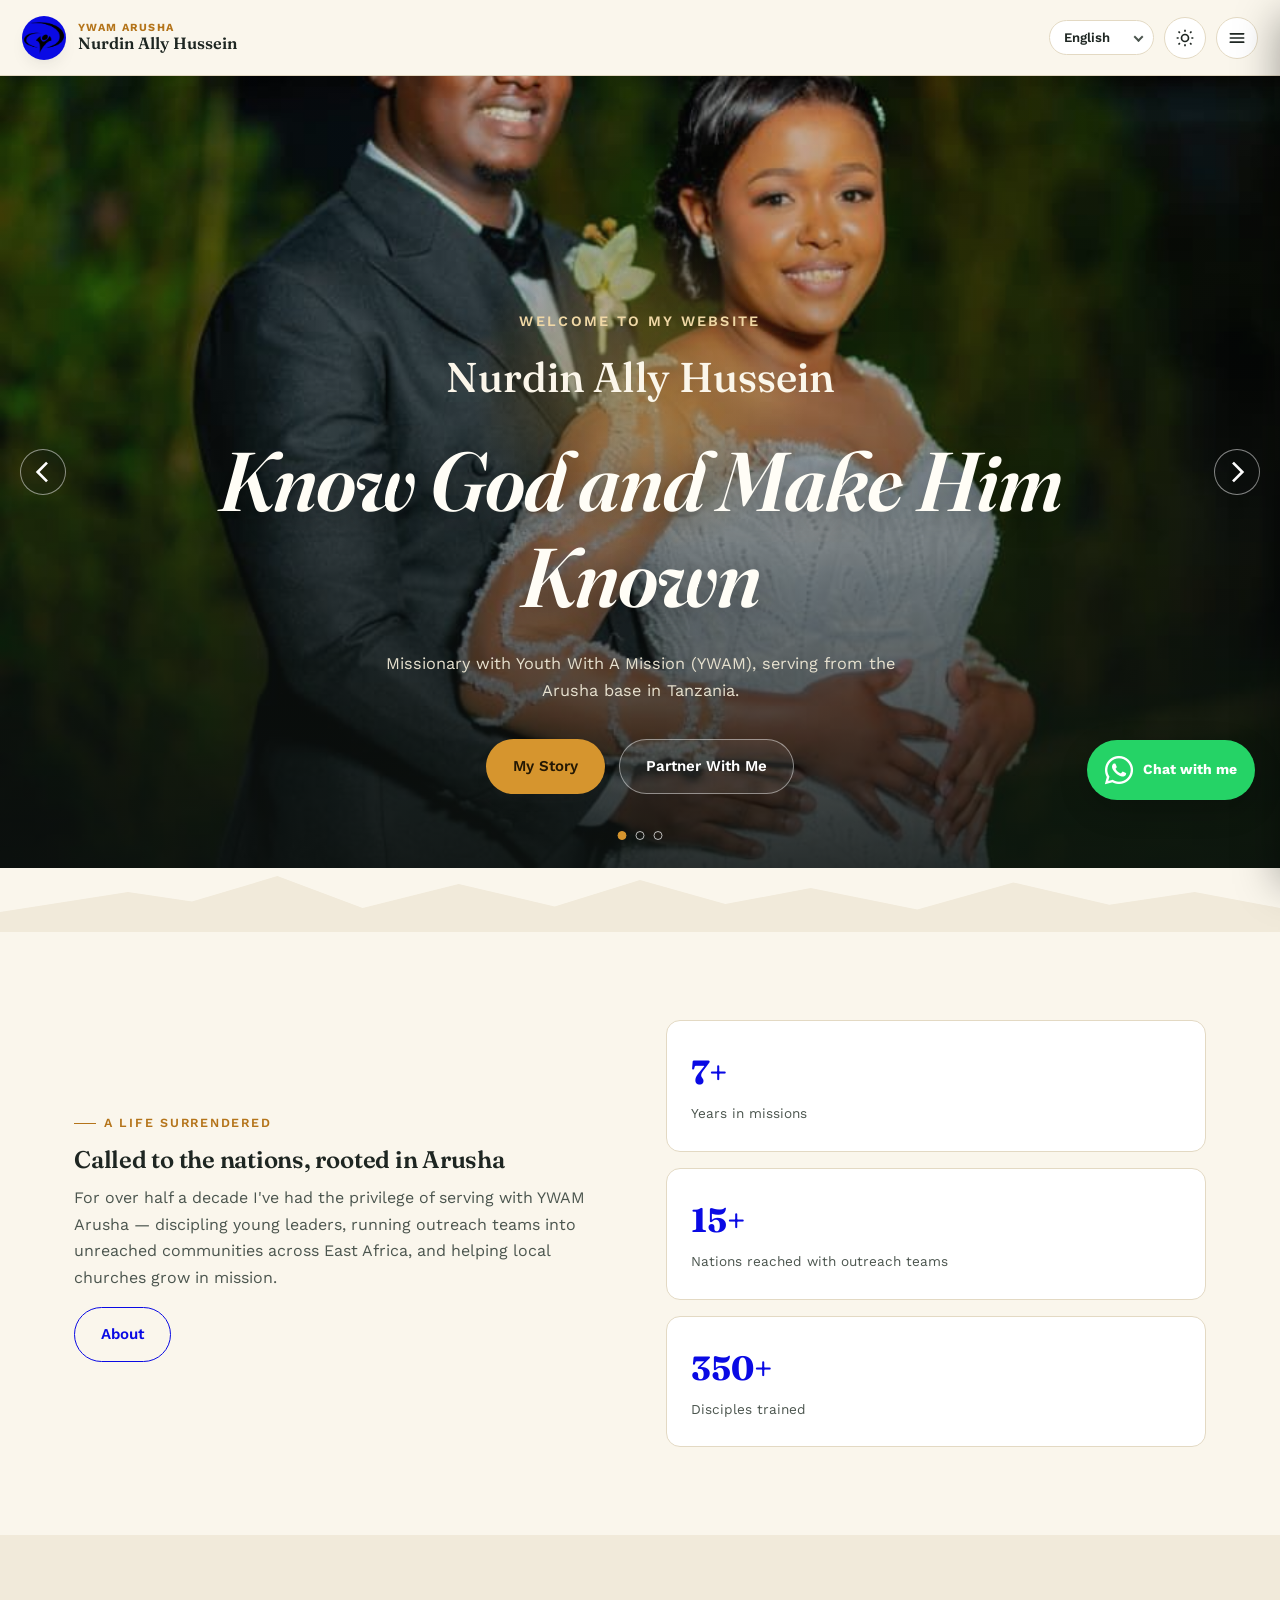
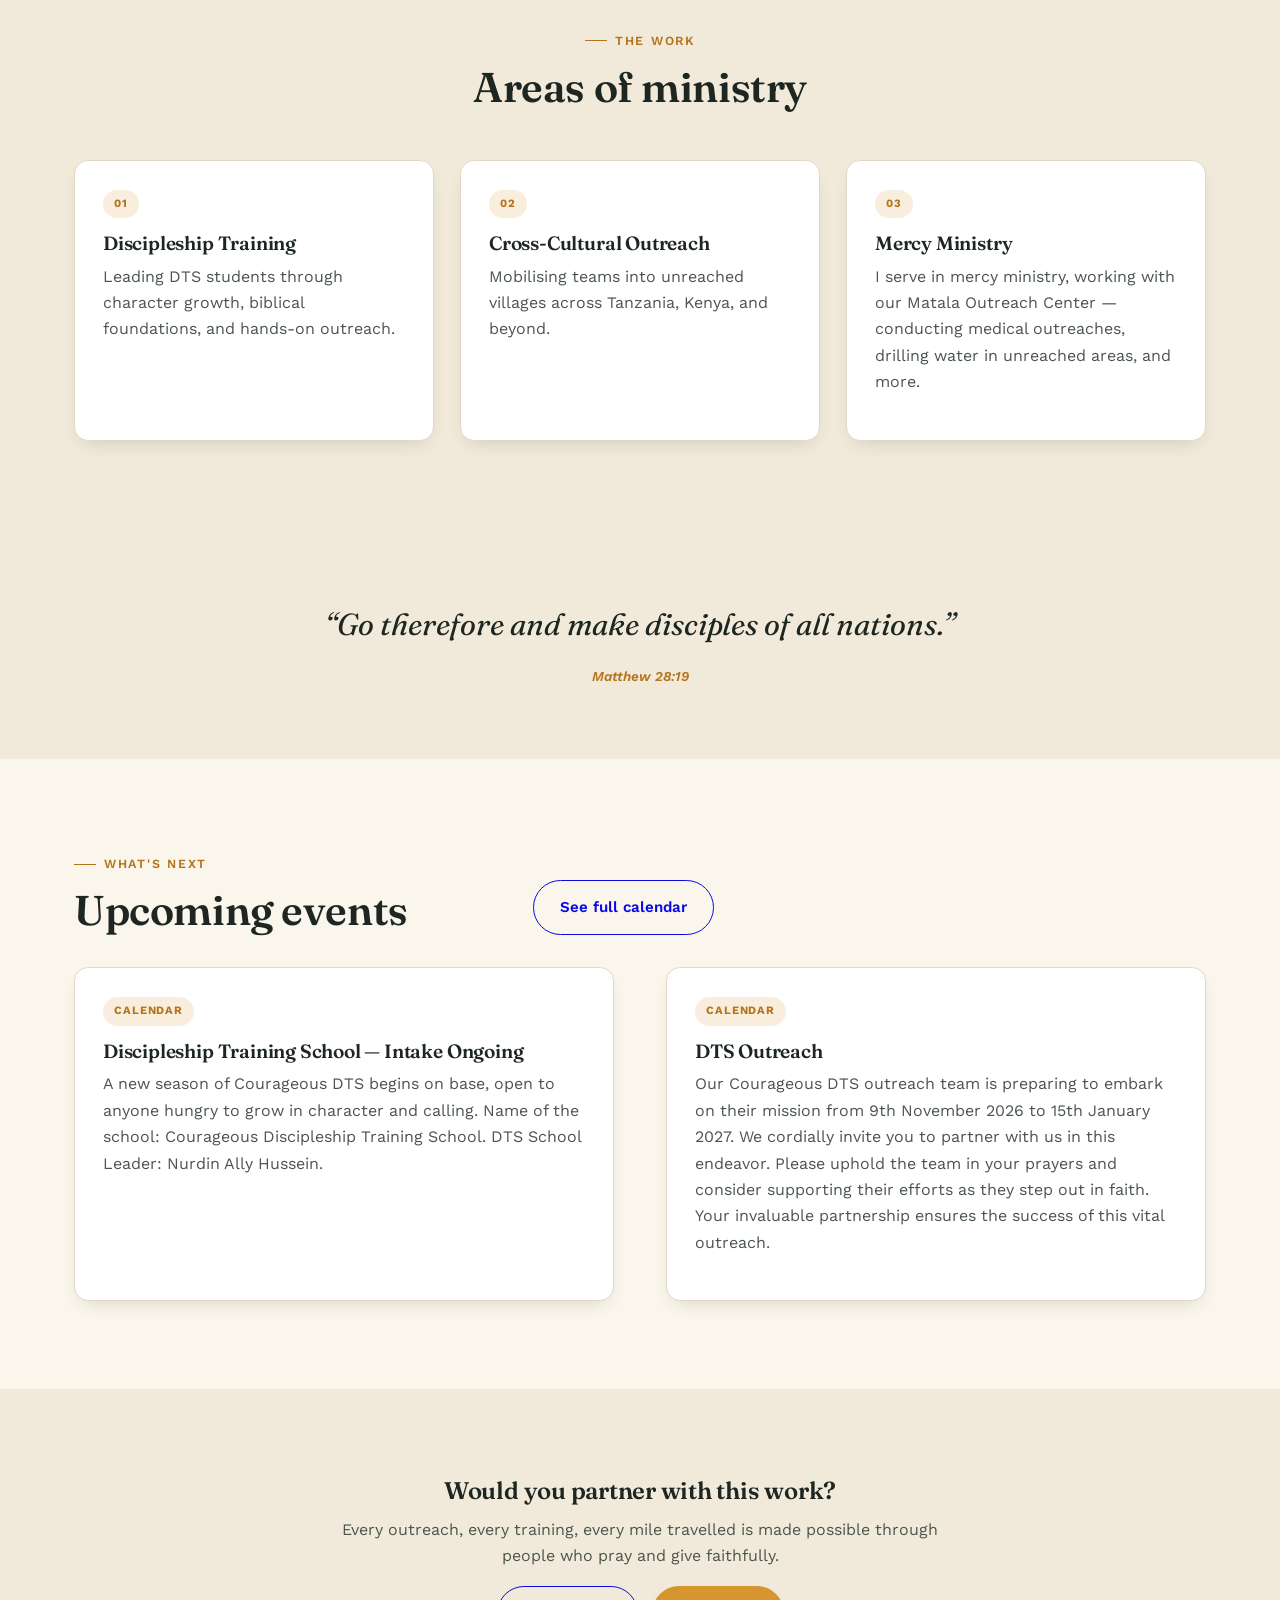
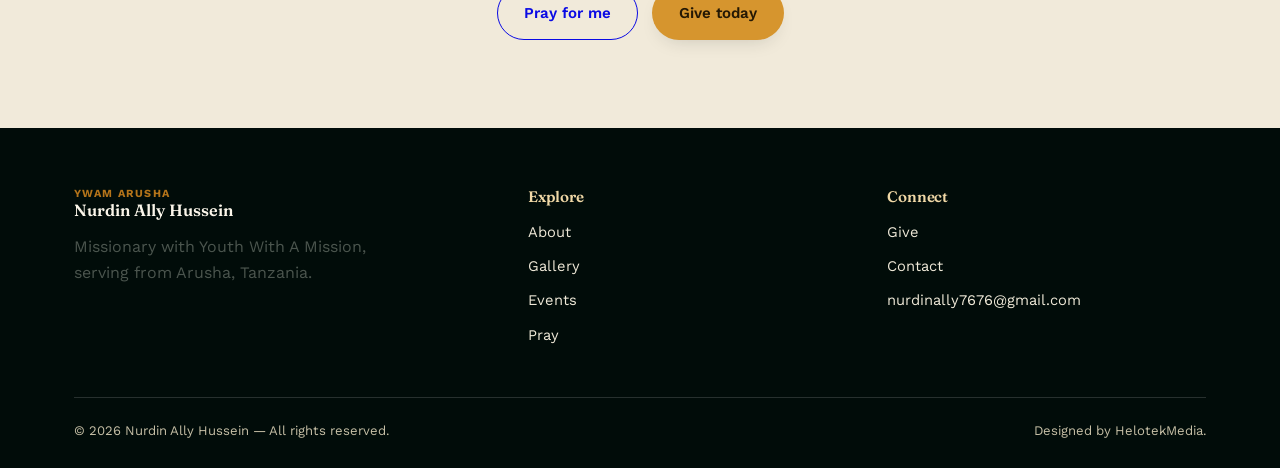
<file: index.html>
<!DOCTYPE html>
<html lang="en">
<head>
<meta charset="UTF-8" />
<meta name="viewport" content="width=device-width, initial-scale=1.0" />
<title>Nurdin Ally Hussein | YWAM Arusha — Know God and Make Him Known</title>
<meta name="description" content="Nurdin Ally Hussein, missionary with Youth With A Mission (YWAM), serving from the Arusha base in Tanzania." />
<link rel="icon" href="data:image/svg+xml,<svg xmlns=%22http://www.w3.org/2000/svg%22 viewBox=%220 0 100 100%22><circle cx=%2250%22 cy=%2250%22 r=%2248%22 fill=%22%232F5D4F%22/></svg>">
<link
    rel="stylesheet"
    href="https://cdnjs.cloudflare.com/ajax/libs/font-awesome/6.5.2/css/all.min.css"
/>
<link rel="stylesheet" href="css/style.css" />
</head>
<body data-page="home">
<a href="#main" class="skip-link">Skip to content</a>

<!-- ============ TOP BAR ============ -->
<header class="topbar">
  <div class="topbar__brand">
    <div class="topbar__logo">
    <img src="images/logo-main.png" alt="YWAM Logo">
</div>
    <div class="topbar__brandtext">
      <span class="topbar__org" data-i18n="meta.org">YWAM Arusha</span>
      <span class="topbar__name">Nurdin Ally Hussein</span>
    </div>
  </div>
  <div class="topbar__actions">
    <div class="langselect">
      <select data-lang-select aria-label="Choose language">
        <option value="en">English</option>
        <option value="sw">Kiswahili</option>
        <option value="fr">Français</option>
        <option value="de">Deutsch</option>
        <option value="ko">한국어</option>
      </select>
    </div>
    <button class="iconbtn" data-theme-toggle type="button" aria-label="Toggle dark mode" aria-pressed="false">
      <svg class="icon-sun" viewBox="0 0 24 24" fill="none" stroke="currentColor" stroke-width="2"><circle cx="12" cy="12" r="4.2"/><path d="M12 2v2.4M12 19.6V22M4.2 4.2l1.7 1.7M18.1 18.1l1.7 1.7M2 12h2.4M19.6 12H22M4.2 19.8l1.7-1.7M18.1 5.9l1.7-1.7"/></svg>
      <svg class="icon-moon" viewBox="0 0 24 24" fill="none" stroke="currentColor" stroke-width="2"><path d="M20 14.5A8.5 8.5 0 1 1 9.5 4a6.8 6.8 0 0 0 10.5 10.5Z"/></svg>
    </button>
    <button class="iconbtn" data-drawer-open type="button" aria-label="Open menu">
      <svg viewBox="0 0 24 24" fill="none" stroke="currentColor" stroke-width="2" stroke-linecap="round"><path d="M4 7h16M4 12h16M4 17h16"/></svg>
    </button>
  </div>
</header>

<!-- ============ SIDE DRAWER ============ -->
<div class="overlay" data-overlay></div>
<nav class="drawer" data-drawer aria-label="Site navigation">
  <div class="drawer__head">
    <div class="topbar__brandtext">
      <span class="topbar__org" data-i18n="meta.org">YWAM Arusha</span>
      <span class="topbar__name">Nurdin Ally Hussein</span>
    </div>
    <button class="drawer__close" data-drawer-close type="button" aria-label="Close menu">
      <svg viewBox="0 0 24 24" fill="none" stroke="currentColor" stroke-width="2" stroke-linecap="round"><path d="M6 6l12 12M18 6L6 18"/></svg>
    </button>
  </div>
  <ul class="drawer__nav">
    <li><a href="index.html" data-nav-link="home"><span class="num">01</span><span data-i18n="nav.home">Home</span></a></li>
    <li><a href="about.html" data-nav-link="about"><span class="num">02</span><span data-i18n="nav.about">About</span></a></li>
    <li><a href="portfolio.html" data-nav-link="portfolio"><span class="num">03</span><span data-i18n="nav.portfolio">Gallery</span></a></li>
    <li><a href="events.html" data-nav-link="events"><span class="num">04</span><span data-i18n="nav.events">Events</span></a></li>
    <li><a href="pray.html" data-nav-link="pray"><span class="num">05</span><span data-i18n="nav.pray">Pray</span></a></li>
    <li><a href="give.html" data-nav-link="give"><span class="num">06</span><span data-i18n="nav.give">Give</span></a></li>
    <li><a href="contact.html" data-nav-link="contact"><span class="num">07</span><span data-i18n="nav.contact">Contact</span></a></li>
  </ul>
  <div class="drawer__foot">
    <p data-i18n="drawer.tagline">Youth With A Mission — Arusha, Tanzania</p>
    <div class="drawer__social">
      <a href="#" aria-label="Facebook"><svg viewBox="0 0 24 24" fill="none" stroke="currentColor" stroke-width="2"><path d="M15 8h-2a2 2 0 0 0-2 2v10M8 14h6"/></svg></a>
      <a href="#" aria-label="Instagram"><svg viewBox="0 0 24 24" fill="none" stroke="currentColor" stroke-width="2"><rect x="4" y="4" width="16" height="16" rx="4"/><circle cx="12" cy="12" r="3.5"/></svg></a>
      <a href="#" aria-label="YouTube"><svg viewBox="0 0 24 24" fill="none" stroke="currentColor" stroke-width="2"><rect x="3" y="6" width="18" height="12" rx="3"/><path d="M11 10l4 2-4 2z"/></svg></a>
    </div>
  </div>
</nav>

<main id="main">

  <!-- ============ HERO ============ -->
  <section class="hero">
    <div class="hero__sun" aria-hidden="true"></div>
    <div class="hero__slider" data-slider>

  <!-- SLIDE 1 -->
  <div class="hero__slide is-active">
    <img
      src="images/wed4.jpeg"
      alt="My picture"
      class="hero__image"
    />
  </div>

  <!-- SLIDE 2 -->
  <div class="hero__slide">
    <img
      src="images/wed2.jpeg"
      alt="Discipleship Training School"
      class="hero__image"
    />
  </div>

  <!-- SLIDE 3 -->
  <div class="hero__slide">
    <img
      src="images/field3.jpg"
      alt="Outreach"
      class="hero__image"
    />
  </div>

</div>
    <div class="hero__scrim"></div>
    <div class="hero__arrows">
      <button class="hero__arrow prev" data-slider-prev type="button" aria-label="Previous slide">
        <svg viewBox="0 0 24 24" fill="none" stroke="currentColor" stroke-width="2"><path d="M15 5l-7 7 7 7"/></svg>
      </button>
      <button class="hero__arrow next" data-slider-next type="button" aria-label="Next slide">
        <svg viewBox="0 0 24 24" fill="none" stroke="currentColor" stroke-width="2"><path d="M9 5l7 7-7 7"/></svg>
      </button>
    </div>
    <div class="hero__content">
      <p class="hero__welcome" data-i18n="home.welcome">Welcome to my website</p>
      <p class="hero__name" data-i18n="home.name">Nurdin Ally Hussein</p>
      <h1 class="hero__title" data-i18n="home.title">Know God and Make Him Known</h1>
      <p class="hero__sub" data-i18n="home.sub">Missionary with Youth With A Mission (YWAM), serving from the Arusha base in Tanzania.</p>
      <div class="hero__ctas">
        <a href="about.html" class="btn btn-primary" data-i18n="home.cta.about">My Story</a>
        <a href="give.html" class="btn btn-ghost" data-i18n="home.cta.give">Partner With Me</a>
      </div>
    </div>
    <div class="hero__dots" data-slider-dots></div>
  </section>

  <svg class="ridge-divider" viewBox="0 0 1200 80" preserveAspectRatio="none" aria-hidden="true"><path d="M0,80 L0,55 L120,30 L180,42 L260,10 L340,50 L430,20 L520,48 L600,15 L680,45 L760,25 L860,52 L950,18 L1040,46 L1120,30 L1200,50 L1200,80 Z"/></svg>

  <!-- ============ INTRO ============ -->
  <section class="section">
    <div class="container grid-2">
      <div>
        <p class="eyebrow" data-i18n="home.intro.eyebrow">A Life Surrendered</p>
        <h2 data-i18n="home.intro.title">Called to the nations, rooted in Arusha</h2>
        <p data-i18n="home.intro.body">For over half a decade I've had the privilege of serving with YWAM Arusha — discipling young leaders, running outreach teams into unreached communities across East Africa, and helping local churches grow in mission.</p>
        <a href="about.html" class="btn btn-outline" data-i18n="nav.about">About</a>
      </div>
      <div class="grid-3" style="grid-template-columns:1fr;gap:16px;">
        <div class="stat"><b data-i18n="home.stat1.num">7+</b><span data-i18n="home.stat1.label">Years in missions</span></div>
        <div class="stat"><b data-i18n="home.stat2.num">15+</b><span data-i18n="home.stat2.label">Nations reached with outreach teams</span></div>
        <div class="stat"><b data-i18n="home.stat3.num">350+</b><span data-i18n="home.stat3.label">Disciples trained</span></div>
      </div>
    </div>
  </section>

  <!-- ============ MINISTRY AREAS ============ -->
  <section class="section section--soft">
    <div class="container">
      <div class="section__head center">
        <p class="eyebrow" data-i18n="home.ministry.eyebrow">The Work</p>
        <h2 data-i18n="home.ministry.title">Areas of ministry</h2>
      </div>
      <div class="grid-3">
        <div class="card">
          <span class="tag">01</span>
          <h3 data-i18n="home.m1.title">Discipleship Training</h3>
          <p data-i18n="home.m1.body">Leading DTS students through character growth, biblical foundations, and hands-on outreach.</p>
        </div>
        <div class="card">
          <span class="tag">02</span>
          <h3 data-i18n="home.m2.title">Cross-Cultural Outreach</h3>
          <p data-i18n="home.m2.body">Mobilising teams into unreached villages across Tanzania, Kenya, and beyond.</p>
        </div>
        <div class="card">
          <span class="tag">03</span>
          <h3 data-i18n="home.m3.title">Mercy Ministry</h3>
          <p data-i18n="home.m3.body">I serve in mercy ministry, working with our Matala Outreach Center — conducting medical outreaches, drilling water in unreached areas, and more.</p>
        </div>
      </div>
    </div>
  </section>

  <!-- ============ VERSE ============ -->
  <section class="verse">
    <blockquote data-i18n="home.verse">&ldquo;Go therefore and make disciples of all nations.&rdquo;</blockquote>
    <cite data-i18n="home.verse.cite">Matthew 28:19</cite>
  </section>

  <!-- ============ EVENTS PREVIEW ============ -->
  <section class="section">
    <div class="container">
      <div class="section__head" style="display:flex;align-items:flex-end;justify-content:space-between;gap:20px;flex-wrap:wrap;margin-bottom:32px;">
        <div>
          <p class="eyebrow" data-i18n="home.events.eyebrow">What's Next</p>
          <h2 style="margin:0" data-i18n="home.events.title">Upcoming events</h2>
        </div>
        <a href="events.html" class="btn btn-outline" data-i18n="home.events.cta">See full calendar</a>
      </div>
      <div class="grid-2">
        <div class="card">
          <span class="tag" data-i18n="events.eyebrow">Calendar</span>
          <h3 data-i18n="events.e1.title">Discipleship Training School — Intake Ongoing</h3>
          <p data-i18n="events.e1.body">A new season of Courageous DTS begins on base, open to anyone hungry to grow in character and calling. Name of the school: Courageous Discipleship Training School. DTS School Leader: Nurdin Ally Hussein.</p>
        </div>
        <div class="card">
          <span class="tag" data-i18n="events.eyebrow">Calendar</span>
          <h3 data-i18n="events.e4.title">DTS Outreach</h3>
          <p data-i18n="events.e4.body">Our Courageous DTS outreach team is preparing to embark on their mission from 9th November 2026 to 15th January 2027. We cordially invite you to partner with us in this endeavor. Please uphold the team in your prayers and consider supporting their efforts as they step out in faith. Your invaluable partnership ensures the success of this vital outreach.</p>
        </div>
      </div>
    </div>
  </section>

  <!-- ============ CTA ============ -->
  <section class="section section--soft">
    <div class="container" style="text-align:center;max-width:700px;">
      <h2 data-i18n="home.cta2.title">Would you partner with this work?</h2>
      <p data-i18n="home.cta2.body">Every outreach, every training, every mile travelled is made possible through people who pray and give faithfully.</p>
      <div class="hero__ctas" style="justify-content:center;">
        <a href="pray.html" class="btn btn-outline" data-i18n="home.cta2.pray">Pray for me</a>
        <a href="give.html" class="btn btn-primary" data-i18n="home.cta2.give">Give today</a>
      </div>
    </div>
  </section>

</main>

<!-- ============ FOOTER ============ -->
<footer class="sitefooter">
  <div class="container">
    <div class="footer-grid">
      <div>
        <div class="topbar__brandtext" style="margin-bottom:14px;">
          <span class="topbar__org" data-i18n="meta.org">YWAM Arusha</span>
          <span class="topbar__name" style="color:#FBF6EA;">Nurdin Ally Hussein</span>
        </div>
        <p data-i18n="footer.about" style="max-width:340px;">Missionary with Youth With A Mission, serving from Arusha, Tanzania.</p>
      </div>
      <div>
        <h4 data-i18n="footer.explore">Explore</h4>
        <ul>
          <li><a href="about.html" data-i18n="nav.about">About</a></li>
          <li><a href="portfolio.html" data-i18n="nav.portfolio">Gallery</a></li>
          <li><a href="events.html" data-i18n="nav.events">Events</a></li>
          <li><a href="pray.html" data-i18n="nav.pray">Pray</a></li>
        </ul>
      </div>
      <div>
        <h4 data-i18n="footer.connect">Connect</h4>
        <ul>
          <li><a href="give.html" data-i18n="nav.give">Give</a></li>
          <li><a href="contact.html" data-i18n="nav.contact">Contact</a></li>
          <li><a href="mailto:nurdinally7676@gmail.com">nurdinally7676@gmail.com</a></li>
        </ul>
      </div>
    </div>
    <div class="footer-bottom">
      <span>&copy; <span data-year>2026</span> Nurdin Ally Hussein — <span data-i18n="footer.rights">All rights reserved.</span></span>
      <span data-i18n="footer.made">Designed by HelotekMedia.</span>
    </div>
  </div>
</footer>

<script src="js/translations.js"></script>
<script src="js/main.js"></script>
<a
    href="https://wa.me/255694170423?text=Hello%20Nurdin%20Ally%20Hussein.%20I%20would%20like%20to%20learn%20more%20about%20your%20mission."
    class="whatsapp-float"
    target="_blank"
    aria-label="Chat on WhatsApp"
>
    <i class="fa-brands fa-whatsapp"></i>

    <span class="whatsapp-text">
        Chat with me
    </span>
</a>

<script>
(function(){if(!window.chatbase||window.chatbase("getState")!=="initialized"){window.chatbase=(...arguments)=>{if(!window.chatbase.q){window.chatbase.q=[]}window.chatbase.q.push(arguments)};window.chatbase=new Proxy(window.chatbase,{get(target,prop){if(prop==="q"){return target.q}return(...args)=>target(prop,...args)}})}const onLoad=function(){const script=document.createElement("script");script.src="https://www.chatbase.co/embed.min.js";script.id="O1oqL0hV6N9e6ApIXFQsH";script.domain="www.chatbase.co";document.body.appendChild(script)};if(document.readyState==="complete"){onLoad()}else{window.addEventListener("load",onLoad)}})();
</script>
</body>
</html>
</file>
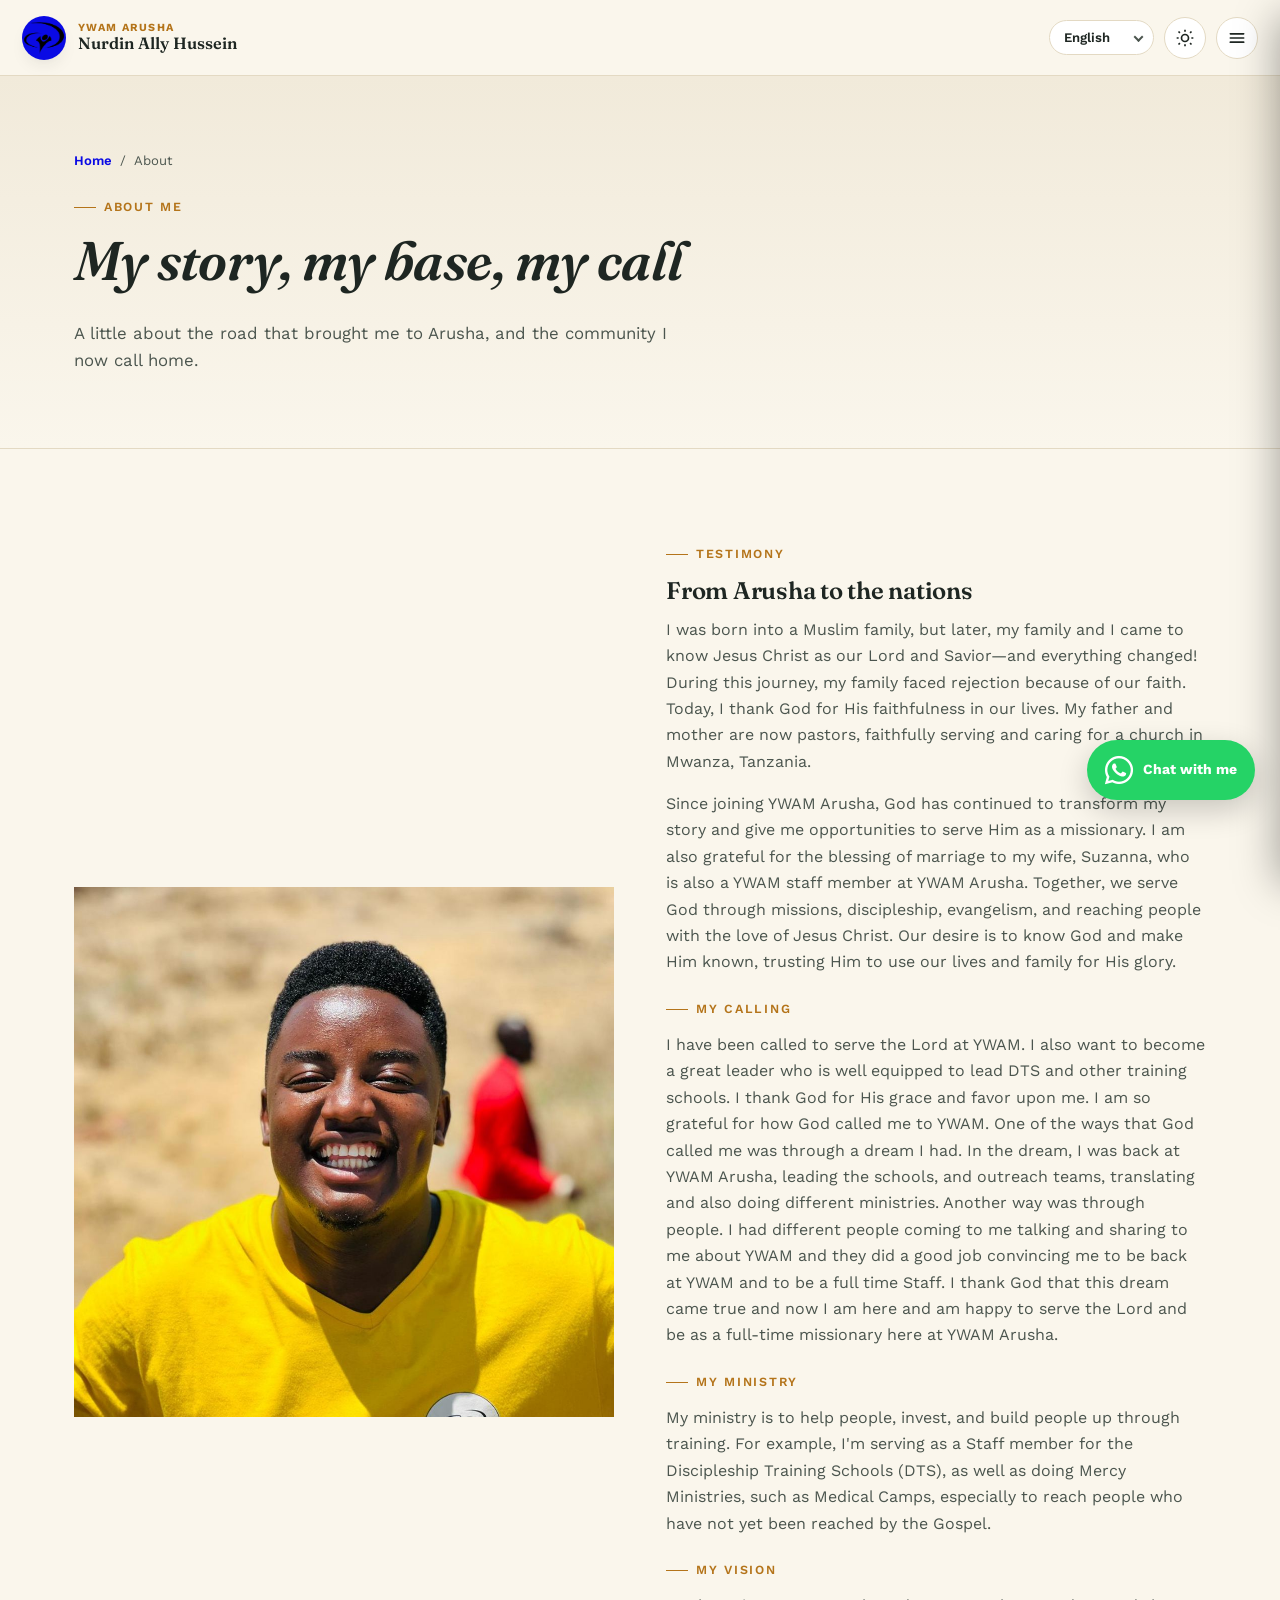
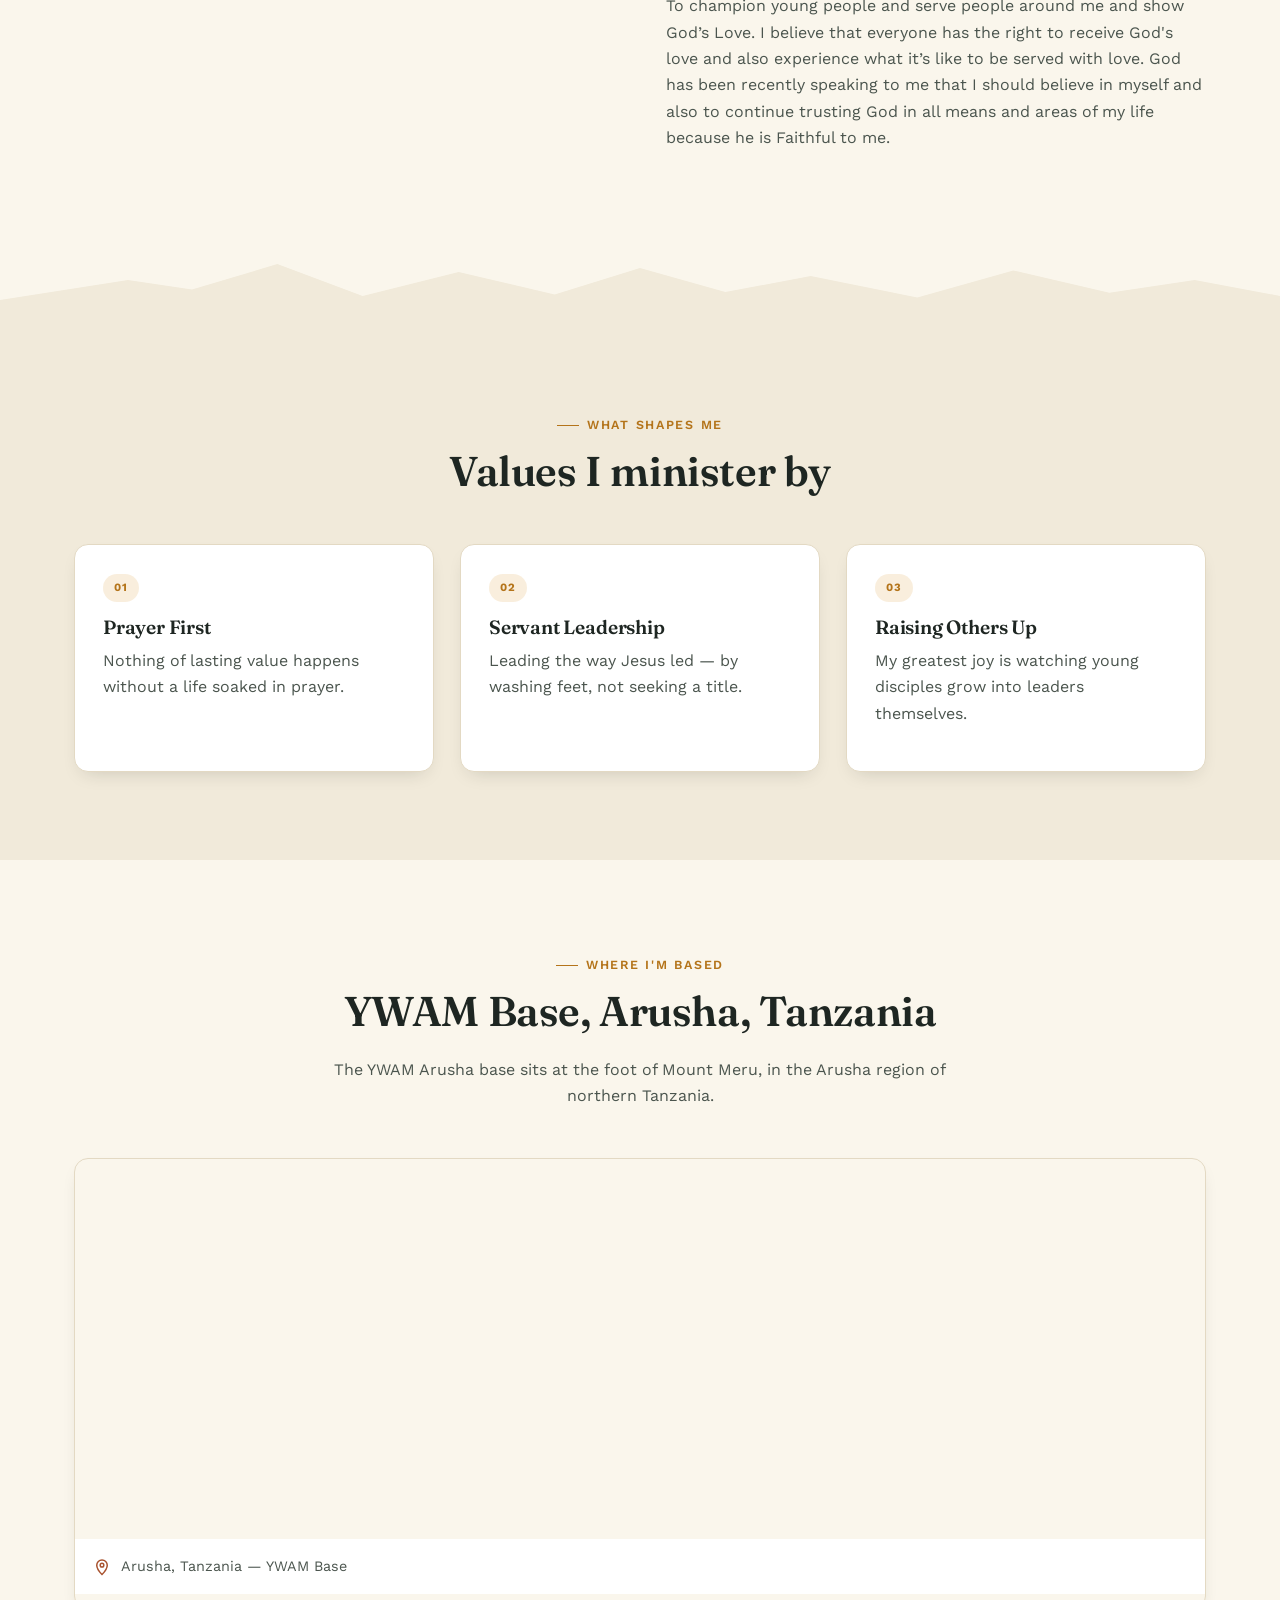
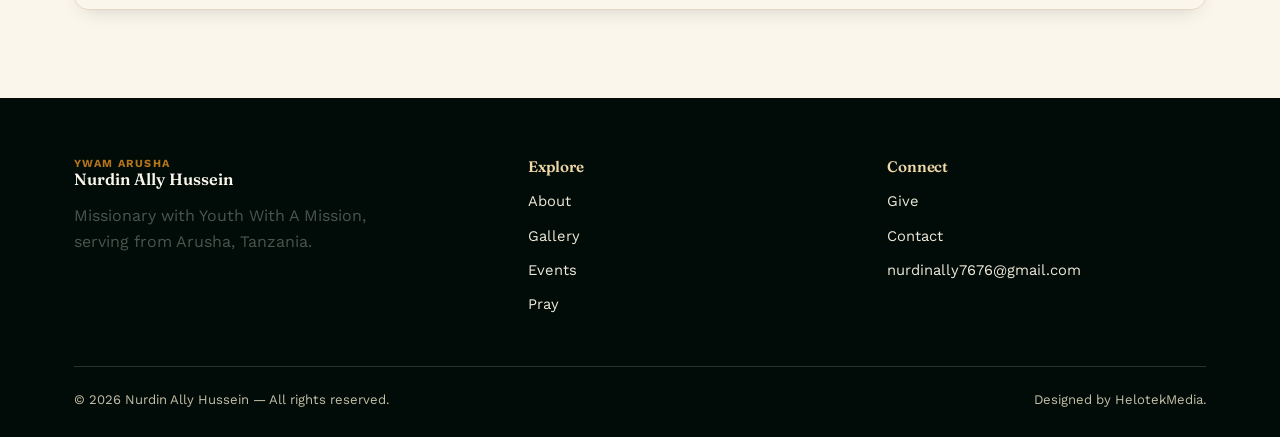
<file: about.html>
<!DOCTYPE html>
<html lang="en">
<head>
<meta charset="UTF-8" />
<meta name="viewport" content="width=device-width, initial-scale=1.0" />
<title>About | Nurdin Ally Hussein — YWAM Arusha</title>
<meta name="description" content="About Nurdin Ally Hussein — testimony, values, and the YWAM base in Arusha, Tanzania." />
<link rel="icon" href="data:image/svg+xml,<svg xmlns=%22http://www.w3.org/2000/svg%22 viewBox=%220 0 100 100%22><circle cx=%2250%22 cy=%2250%22 r=%2248%22 fill=%22%232F5D4F%22/></svg>">
<link rel="stylesheet" href="css/style.css" />
<link
    rel="stylesheet"
    href="https://cdnjs.cloudflare.com/ajax/libs/font-awesome/6.5.2/css/all.min.css"
/>
</head>
<body data-page="about">
<a href="#main" class="skip-link">Skip to content</a>

<header class="topbar">
  <div class="topbar__brand">
   <div class="topbar__logo">
    <img src="images/logo-main.png" alt="YWAM Logo">
</div>
    <div class="topbar__brandtext">
      <span class="topbar__org" data-i18n="meta.org">YWAM Arusha</span>
      <span class="topbar__name">Nurdin Ally Hussein</span>
    </div>
  </div>
  <div class="topbar__actions">
    <div class="langselect">
      <select data-lang-select aria-label="Choose language">
        <option value="en">English</option>
        <option value="sw">Kiswahili</option>
        <option value="fr">Français</option>
        <option value="de">Deutsch</option>
        <option value="ko">한국어</option>
      </select>
    </div>
    <button class="iconbtn" data-theme-toggle type="button" aria-label="Toggle dark mode" aria-pressed="false">
      <svg class="icon-sun" viewBox="0 0 24 24" fill="none" stroke="currentColor" stroke-width="2"><circle cx="12" cy="12" r="4.2"/><path d="M12 2v2.4M12 19.6V22M4.2 4.2l1.7 1.7M18.1 18.1l1.7 1.7M2 12h2.4M19.6 12H22M4.2 19.8l1.7-1.7M18.1 5.9l1.7-1.7"/></svg>
      <svg class="icon-moon" viewBox="0 0 24 24" fill="none" stroke="currentColor" stroke-width="2"><path d="M20 14.5A8.5 8.5 0 1 1 9.5 4a6.8 6.8 0 0 0 10.5 10.5Z"/></svg>
    </button>
    <button class="iconbtn" data-drawer-open type="button" aria-label="Open menu">
      <svg viewBox="0 0 24 24" fill="none" stroke="currentColor" stroke-width="2" stroke-linecap="round"><path d="M4 7h16M4 12h16M4 17h16"/></svg>
    </button>
  </div>
</header>

<div class="overlay" data-overlay></div>
<nav class="drawer" data-drawer aria-label="Site navigation">
  <div class="drawer__head">
    <div class="topbar__brandtext">
      <span class="topbar__org" data-i18n="meta.org">YWAM Arusha</span>
      <span class="topbar__name">Nurdin Ally Hussein</span>
    </div>
    <button class="drawer__close" data-drawer-close type="button" aria-label="Close menu">
      <svg viewBox="0 0 24 24" fill="none" stroke="currentColor" stroke-width="2" stroke-linecap="round"><path d="M6 6l12 12M18 6L6 18"/></svg>
    </button>
  </div>
  <ul class="drawer__nav">
    <li><a href="index.html" data-nav-link="home"><span class="num">01</span><span data-i18n="nav.home">Home</span></a></li>
    <li><a href="about.html" data-nav-link="about"><span class="num">02</span><span data-i18n="nav.about">About</span></a></li>
    <li><a href="portfolio.html" data-nav-link="portfolio"><span class="num">03</span><span data-i18n="nav.portfolio">Gallery</span></a></li>
    <li><a href="events.html" data-nav-link="events"><span class="num">04</span><span data-i18n="nav.events">Events</span></a></li>
    <li><a href="pray.html" data-nav-link="pray"><span class="num">05</span><span data-i18n="nav.pray">Pray</span></a></li>
    <li><a href="give.html" data-nav-link="give"><span class="num">06</span><span data-i18n="nav.give">Give</span></a></li>
    <li><a href="contact.html" data-nav-link="contact"><span class="num">07</span><span data-i18n="nav.contact">Contact</span></a></li>
  </ul>
  <div class="drawer__foot">
    <p data-i18n="drawer.tagline">Youth With A Mission — Arusha, Tanzania</p>
    <div class="drawer__social">
      <a href="#" aria-label="Facebook"><svg viewBox="0 0 24 24" fill="none" stroke="currentColor" stroke-width="2"><path d="M15 8h-2a2 2 0 0 0-2 2v10M8 14h6"/></svg></a>
      <a href="#" aria-label="Instagram"><svg viewBox="0 0 24 24" fill="none" stroke="currentColor" stroke-width="2"><rect x="4" y="4" width="16" height="16" rx="4"/><circle cx="12" cy="12" r="3.5"/></svg></a>
      <a href="#" aria-label="YouTube"><svg viewBox="0 0 24 24" fill="none" stroke="currentColor" stroke-width="2"><rect x="3" y="6" width="18" height="12" rx="3"/><path d="M11 10l4 2-4 2z"/></svg></a>
    </div>
  </div>
</nav>

<main id="main">

  <section class="pagehero">
    <div class="container">
      <p class="crumbs"><a href="index.html" data-i18n="nav.home">Home</a> / <span data-i18n="nav.about">About</span></p>
      <p class="eyebrow" data-i18n="about.eyebrow">About Me</p>
      <h1 data-i18n="about.title">My story, my base, my call</h1>
      <p class="lede" data-i18n="about.lede">A little about the road that brought me to Arusha, and the community I now call home.</p>
    </div>
  </section>

  <section class="section">
    <div class="container grid-2">
      <div>
       <div class="image-container">

    <img
        src="images/nuru-1.jpg"
        alt="Nurdin Ally Hussein"
        class="profile-image"
    >

</div>
      </div>
      <div>
        <p class="eyebrow" data-i18n="about.bio.eyebrow">Testimony</p>
        <h2 data-i18n="about.bio.title">From Arusha to the nations</h2>
        <p data-i18n="about.bio.p1">I was born into a Muslim family, but later, my family and I came to know Jesus Christ as our Lord and Savior—and everything changed! During this journey, my family faced rejection because of our faith. Today, I thank God for His faithfulness in our lives. My father and mother are now pastors, faithfully serving and caring for a church in Mwanza, Tanzania.</p>
        <p data-i18n="about.bio.p1b">Since joining YWAM Arusha, God has continued to transform my story and give me opportunities to serve Him as a missionary. I am also grateful for the blessing of marriage to my wife, Suzanna, who is also a YWAM staff member at YWAM Arusha. Together, we serve God through missions, discipleship, evangelism, and reaching people with the love of Jesus Christ. Our desire is to know God and make Him known, trusting Him to use our lives and family for His glory.</p>
        <p class="eyebrow" data-i18n="about.bio.eyebrow2">My Calling</p>

        <p data-i18n="about.bio.p2">I have been called to serve the Lord at YWAM. I also want to become a great leader who is well equipped to lead DTS and other training schools. I thank God for His grace and favor upon me. I am so grateful for how God called me to YWAM. One of the ways that God called me was through a dream I had. In the dream, I was back at YWAM Arusha, leading the schools, and outreach teams, translating and also doing different ministries. Another way was through people. I had different people coming to me talking and sharing to me about YWAM and they did a good job convincing me to be back at YWAM and to be a full time Staff. I thank God that this dream came true and now I am here and am happy to serve the Lord and be as a full-time missionary here at YWAM Arusha.</p>
         <p class="eyebrow" data-i18n="about.bio.eyebrow3">My Ministry</p>
        <p data-i18n="about.bio.p3">My ministry is to help people, invest, and build people up through training. For example, I'm serving as a Staff member for the Discipleship Training Schools (DTS), as well as doing Mercy Ministries, such as Medical Camps, especially to reach people who have not yet been reached by the Gospel.</p>

         <p class="eyebrow" data-i18n="about.bio.eyebrow4">My Vision</p>
        <p data-i18n="about.bio.p4">To champion young people and serve people around me and show God’s Love. I believe that everyone has the right to receive God's love and also experience what it’s like to be served with love. God has been recently speaking to me that I should believe in myself and also to continue trusting God in all means and areas of my life because he is Faithful to me.</p>
      </div>
    </div>
  </section>

  <svg class="ridge-divider" viewBox="0 0 1200 80" preserveAspectRatio="none" aria-hidden="true"><path d="M0,80 L0,55 L120,30 L180,42 L260,10 L340,50 L430,20 L520,48 L600,15 L680,45 L760,25 L860,52 L950,18 L1040,46 L1120,30 L1200,50 L1200,80 Z"/></svg>

  <section class="section section--soft">
    <div class="container">
      <div class="section__head center">
        <p class="eyebrow" data-i18n="about.values.eyebrow">What Shapes Me</p>
        <h2 data-i18n="about.values.title">Values I minister by</h2>
      </div>
      <div class="grid-3">
        <div class="card">
          <span class="tag">01</span>
          <h3 data-i18n="about.v1.title">Prayer First</h3>
          <p data-i18n="about.v1.body">Nothing of lasting value happens without a life soaked in prayer.</p>
        </div>
        <div class="card">
          <span class="tag">02</span>
          <h3 data-i18n="about.v2.title">Servant Leadership</h3>
          <p data-i18n="about.v2.body">Leading the way Jesus led — by washing feet, not seeking a title.</p>
        </div>
        <div class="card">
          <span class="tag">03</span>
          <h3 data-i18n="about.v3.title">Raising Others Up</h3>
          <p data-i18n="about.v3.body">My greatest joy is watching young disciples grow into leaders themselves.</p>
        </div>
      </div>
    </div>
  </section>

  <section class="section">
    <div class="container">
      <div class="section__head center">
        <p class="eyebrow" data-i18n="about.base.eyebrow">Where I'm Based</p>
        <h2 data-i18n="about.base.title">YWAM Base, Arusha, Tanzania</h2>
        <p data-i18n="about.base.body" style="max-width:640px;margin:0 auto;">The YWAM Arusha base sits at the foot of Mount Meru, in the Arusha region of northern Tanzania.</p>
      </div>
      <div class="map-wrap">
        <iframe
          title="YWAM Base, Arusha, Tanzania"
          src="https://www.google.com/maps?q=YWAM+Base+Arusha+Tanzania&output=embed"
          loading="lazy"
          referrerpolicy="no-referrer-when-downgrade">
        </iframe>
        <p class="map-caption">
          <svg viewBox="0 0 24 24" fill="none" stroke="currentColor" stroke-width="2"><path d="M12 22s7-7.2 7-12.5A7 7 0 0 0 5 9.5C5 14.8 12 22 12 22Z"/><circle cx="12" cy="9.5" r="2.4"/></svg>
          <span data-i18n="about.map.caption">Arusha, Tanzania — YWAM Base</span>
        </p>
      </div>
    </div>
  </section>

</main>

<footer class="sitefooter">
  <div class="container">
    <div class="footer-grid">
      <div>
        <div class="topbar__brandtext" style="margin-bottom:14px;">
          <span class="topbar__org" data-i18n="meta.org">YWAM Arusha</span>
          <span class="topbar__name" style="color:#FBF6EA;">Nurdin Ally Hussein</span>
        </div>
        <p data-i18n="footer.about" style="max-width:340px;">Missionary with Youth With A Mission, serving from Arusha, Tanzania.</p>
      </div>
      <div>
        <h4 data-i18n="footer.explore">Explore</h4>
        <ul>
          <li><a href="about.html" data-i18n="nav.about">About</a></li>
          <li><a href="portfolio.html" data-i18n="nav.portfolio">Gallery</a></li>
          <li><a href="events.html" data-i18n="nav.events">Events</a></li>
          <li><a href="pray.html" data-i18n="nav.pray">Pray</a></li>
        </ul>
      </div>
      <div>
        <h4 data-i18n="footer.connect">Connect</h4>
        <ul>
          <li><a href="give.html" data-i18n="nav.give">Give</a></li>
          <li><a href="contact.html" data-i18n="nav.contact">Contact</a></li>
          <li><a href="mailto:nurdinally7676@gmail.com">nurdinally7676@gmail.com</a></li>
        </ul>
      </div>
    </div>
    <div class="footer-bottom">
      <span>&copy; <span data-year>2026</span> Nurdin Ally Hussein — <span data-i18n="footer.rights">All rights reserved.</span></span>
      <span data-i18n="footer.made">Designed by HelotekMedia.</span>
    </div>
  </div>
</footer>

<script src="js/translations.js"></script>
<script src="js/main.js"></script>

<a
    href="https://wa.me/255694170423?text=Hello%20Nurdin%20Ally%20Hussein.%20I%20would%20like%20to%20learn%20more%20about%20your%20mission."
    class="whatsapp-float"
    target="_blank"
    aria-label="Chat on WhatsApp"
>
    <i class="fa-brands fa-whatsapp"></i>

    <span class="whatsapp-text">
        Chat with me
    </span>
</a>
<script>
(function(){if(!window.chatbase||window.chatbase("getState")!=="initialized"){window.chatbase=(...arguments)=>{if(!window.chatbase.q){window.chatbase.q=[]}window.chatbase.q.push(arguments)};window.chatbase=new Proxy(window.chatbase,{get(target,prop){if(prop==="q"){return target.q}return(...args)=>target(prop,...args)}})}const onLoad=function(){const script=document.createElement("script");script.src="https://www.chatbase.co/embed.min.js";script.id="O1oqL0hV6N9e6ApIXFQsH";script.domain="www.chatbase.co";document.body.appendChild(script)};if(document.readyState==="complete"){onLoad()}else{window.addEventListener("load",onLoad)}})();
</script>
</body>
</html>
</file>
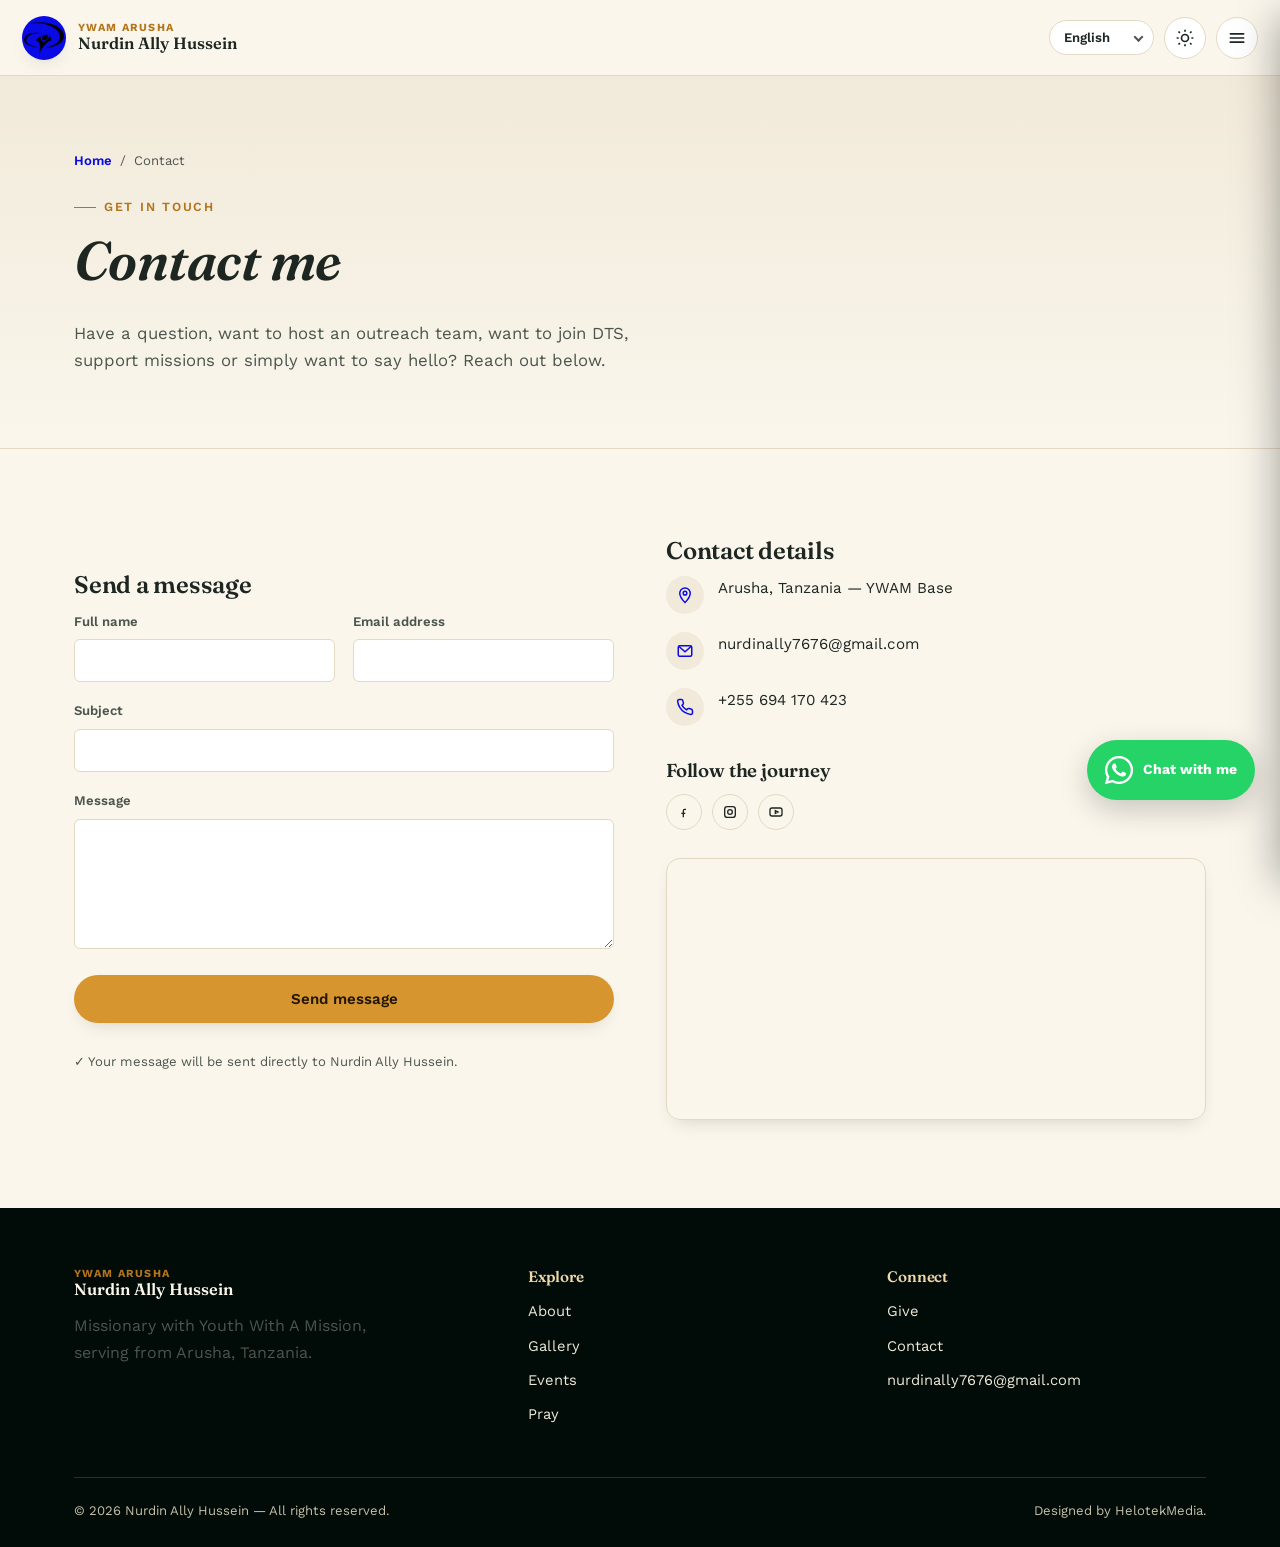
<file: contact.html>
<!DOCTYPE html>
<html lang="en">
<head>
<meta charset="UTF-8" />
<meta name="viewport" content="width=device-width, initial-scale=1.0" />
<title>Contact | Nurdin Ally Hussein — YWAM Arusha</title>
<meta name="description" content="Get in touch with Nurdin Ally Hussein, missionary with YWAM Arusha, Tanzania." />
<link rel="icon" href="data:image/svg+xml,<svg xmlns=%22http://www.w3.org/2000/svg%22 viewBox=%220 0 100 100%22><circle cx=%2250%22 cy=%2250%22 r=%2248%22 fill=%22%232F5D4F%22/></svg>">
<link
    rel="stylesheet"
    href="https://cdnjs.cloudflare.com/ajax/libs/font-awesome/6.5.2/css/all.min.css"
/>

<link rel="stylesheet" href="css/style.css" />
</head>
<body data-page="contact">
<a href="#main" class="skip-link">Skip to content</a>

<header class="topbar">
  <div class="topbar__brand">
    <div class="topbar__logo">
    <img src="images/logo-main.png" alt="YWAM Logo">
</div>
    <div class="topbar__brandtext">
      <span class="topbar__org" data-i18n="meta.org">YWAM Arusha</span>
      <span class="topbar__name">Nurdin Ally Hussein</span>
    </div>
  </div>
  <div class="topbar__actions">
    <div class="langselect">
      <select data-lang-select aria-label="Choose language">
        <option value="en">English</option>
        <option value="sw">Kiswahili</option>
        <option value="fr">Français</option>
        <option value="de">Deutsch</option>
        <option value="ko">한국어</option>
      </select>
    </div>
    <button class="iconbtn" data-theme-toggle type="button" aria-label="Toggle dark mode" aria-pressed="false">
      <svg class="icon-sun" viewBox="0 0 24 24" fill="none" stroke="currentColor" stroke-width="2"><circle cx="12" cy="12" r="4.2"/><path d="M12 2v2.4M12 19.6V22M4.2 4.2l1.7 1.7M18.1 18.1l1.7 1.7M2 12h2.4M19.6 12H22M4.2 19.8l1.7-1.7M18.1 5.9l1.7-1.7"/></svg>
      <svg class="icon-moon" viewBox="0 0 24 24" fill="none" stroke="currentColor" stroke-width="2"><path d="M20 14.5A8.5 8.5 0 1 1 9.5 4a6.8 6.8 0 0 0 10.5 10.5Z"/></svg>
    </button>
    <button class="iconbtn" data-drawer-open type="button" aria-label="Open menu">
      <svg viewBox="0 0 24 24" fill="none" stroke="currentColor" stroke-width="2" stroke-linecap="round"><path d="M4 7h16M4 12h16M4 17h16"/></svg>
    </button>
  </div>
</header>

<div class="overlay" data-overlay></div>
<nav class="drawer" data-drawer aria-label="Site navigation">
  <div class="drawer__head">
    <div class="topbar__brandtext">
      <span class="topbar__org" data-i18n="meta.org">YWAM Arusha</span>
      <span class="topbar__name">Nurdin Ally Hussein</span>
    </div>
    <button class="drawer__close" data-drawer-close type="button" aria-label="Close menu">
      <svg viewBox="0 0 24 24" fill="none" stroke="currentColor" stroke-width="2" stroke-linecap="round"><path d="M6 6l12 12M18 6L6 18"/></svg>
    </button>
  </div>
  <ul class="drawer__nav">
    <li><a href="index.html" data-nav-link="home"><span class="num">01</span><span data-i18n="nav.home">Home</span></a></li>
    <li><a href="about.html" data-nav-link="about"><span class="num">02</span><span data-i18n="nav.about">About</span></a></li>
    <li><a href="portfolio.html" data-nav-link="portfolio"><span class="num">03</span><span data-i18n="nav.portfolio">Gallery</span></a></li>
    <li><a href="events.html" data-nav-link="events"><span class="num">04</span><span data-i18n="nav.events">Events</span></a></li>
    <li><a href="pray.html" data-nav-link="pray"><span class="num">05</span><span data-i18n="nav.pray">Pray</span></a></li>
    <li><a href="give.html" data-nav-link="give"><span class="num">06</span><span data-i18n="nav.give">Give</span></a></li>
    <li><a href="contact.html" data-nav-link="contact"><span class="num">07</span><span data-i18n="nav.contact">Contact</span></a></li>
  </ul>
  <div class="drawer__foot">
    <p data-i18n="drawer.tagline">Youth With A Mission — Arusha, Tanzania</p>
    <div class="drawer__social">
      <a href="#" aria-label="Facebook"><svg viewBox="0 0 24 24" fill="none" stroke="currentColor" stroke-width="2"><path d="M15 8h-2a2 2 0 0 0-2 2v10M8 14h6"/></svg></a>
      <a href="#" aria-label="Instagram"><svg viewBox="0 0 24 24" fill="none" stroke="currentColor" stroke-width="2"><rect x="4" y="4" width="16" height="16" rx="4"/><circle cx="12" cy="12" r="3.5"/></svg></a>
      <a href="#" aria-label="YouTube"><svg viewBox="0 0 24 24" fill="none" stroke="currentColor" stroke-width="2"><rect x="3" y="6" width="18" height="12" rx="3"/><path d="M11 10l4 2-4 2z"/></svg></a>
    </div>
  </div>
</nav>

<main id="main">

  <section class="pagehero">
    <div class="container">
      <p class="crumbs"><a href="index.html" data-i18n="nav.home">Home</a> / <span data-i18n="nav.contact">Contact</span></p>
      <p class="eyebrow" data-i18n="contact.eyebrow">Get In Touch</p>
      <h1 data-i18n="contact.title">Contact me</h1>
      <p class="lede" data-i18n="contact.lede">Have a question, want to host an outreach team, want to join DTS, support missions or simply want to say hello? Reach out below.</p>
    </div>
  </section>

  <section class="section">
    <div class="container grid-2">
      <div>
        <h2 data-i18n="contact.form.title">Send a message</h2>
       <form
    class="form-grid"
    action="https://formspree.io/f/mwlerjlw" 
    method="POST">
    <input
    type="hidden"
    name="form_type"
    value="Contact Message"
>
          <div class="form-row">
            <div class="field">
              <label for="c-name" data-i18n="contact.form.name">Full name</label>
              <input id="c-name" type="text" name="name" required />
            </div>
            <div class="field">
              <label for="c-email" data-i18n="contact.form.email">Email address</label>
              <input id="c-email" type="email" name="email" required />
            </div>
          </div>
          <div class="field">
            <label for="c-subject" data-i18n="contact.form.subject">Subject</label>
            <input id="c-subject" type="text" name="subject" />
          </div>
          <div class="field">
            <label for="c-message" data-i18n="contact.form.message">Message</label>
            <textarea id="c-message" name="message" required></textarea>
          </div>
          <button type="submit" class="btn btn-primary btn-block" data-i18n="contact.form.submit">Send message</button>
          <p class="form-note"> &#10003; Your message will be sent directly to Nurdin Ally Hussein.</p>
        </form>
      </div>

      <div>
        <h2 data-i18n="contact.info.title">Contact details</h2>
        <ul class="info-list">
          <li>
            <span class="ico"><svg viewBox="0 0 24 24" fill="none" stroke="currentColor" stroke-width="2"><path d="M12 22s7-7.2 7-12.5A7 7 0 0 0 5 9.5C5 14.8 12 22 12 22Z"/><circle cx="12" cy="9.5" r="2.4"/></svg></span>
            <span data-i18n="contact.info.location">Arusha, Tanzania — YWAM Base</span>
          </li>
          <li>
            <span class="ico"><svg viewBox="0 0 24 24" fill="none" stroke="currentColor" stroke-width="2"><rect x="3" y="5" width="18" height="14" rx="2"/><path d="m4 6 8 7 8-7"/></svg></span>
            <a href="mailto:nurdinally7676@gmail.com" data-i18n="contact.info.email">nurdinally7676@gmail.com</a>
          </li>
          <li>
            <span class="ico"><svg viewBox="0 0 24 24" fill="none" stroke="currentColor" stroke-width="2"><path d="M22 16.9v3a2 2 0 0 1-2.2 2 19.8 19.8 0 0 1-8.6-3 19.5 19.5 0 0 1-6-6A19.8 19.8 0 0 1 2.2 4.2 2 2 0 0 1 4.2 2h3a2 2 0 0 1 2 1.7c.1.9.3 1.8.6 2.7a2 2 0 0 1-.5 2.1L8 9.8a16 16 0 0 0 6 6l1.3-1.3a2 2 0 0 1 2.1-.5c.9.3 1.8.5 2.7.6a2 2 0 0 1 1.7 2Z"/></svg></span>
            <span data-i18n="contact.info.phone">+255 694 170 423</span>
          </li>
        </ul>

        <h3 style="margin-top:34px;" data-i18n="contact.social.title">Follow the journey</h3>
        <div class="drawer__social">
          <a href="#" aria-label="Facebook"><svg viewBox="0 0 24 24" fill="none" stroke="currentColor" stroke-width="2"><path d="M15 8h-2a2 2 0 0 0-2 2v10M8 14h6"/></svg></a>
          <a href="#" aria-label="Instagram"><svg viewBox="0 0 24 24" fill="none" stroke="currentColor" stroke-width="2"><rect x="4" y="4" width="16" height="16" rx="4"/><circle cx="12" cy="12" r="3.5"/></svg></a>
          <a href="#" aria-label="YouTube"><svg viewBox="0 0 24 24" fill="none" stroke="currentColor" stroke-width="2"><rect x="3" y="6" width="18" height="12" rx="3"/><path d="M11 10l4 2-4 2z"/></svg></a>
        </div>

        <div class="map-wrap" style="margin-top:28px;">
          <iframe
            title="YWAM Base, Arusha, Tanzania"
            src="https://www.google.com/maps?q=YWAM+Base+Arusha+Tanzania&output=embed"
            loading="lazy"
            referrerpolicy="no-referrer-when-downgrade"
            style="height:260px;">
          </iframe>
        </div>
      </div>
    </div>
  </section>

</main>

<footer class="sitefooter">
  <div class="container">
    <div class="footer-grid">
      <div>
        <div class="topbar__brandtext" style="margin-bottom:14px;">
          <span class="topbar__org" data-i18n="meta.org">YWAM Arusha</span>
          <span class="topbar__name" style="color:#FBF6EA;">Nurdin Ally Hussein</span>
        </div>
        <p data-i18n="footer.about" style="max-width:340px;">Missionary with Youth With A Mission, serving from Arusha, Tanzania.</p>
      </div>
      <div>
        <h4 data-i18n="footer.explore">Explore</h4>
        <ul>
          <li><a href="about.html" data-i18n="nav.about">About</a></li>
          <li><a href="portfolio.html" data-i18n="nav.portfolio">Gallery</a></li>
          <li><a href="events.html" data-i18n="nav.events">Events</a></li>
          <li><a href="pray.html" data-i18n="nav.pray">Pray</a></li>
        </ul>
      </div>
      <div>
        <h4 data-i18n="footer.connect">Connect</h4>
        <ul>
          <li><a href="give.html" data-i18n="nav.give">Give</a></li>
          <li><a href="contact.html" data-i18n="nav.contact">Contact</a></li>
          <li><a href="mailto:nurdinally7676@gmail.com">nurdinally7676@gmail.com</a></li>
        </ul>
      </div>
    </div>
    <div class="footer-bottom">
      <span>&copy; <span data-year>2026</span> Nurdin Ally Hussein — <span data-i18n="footer.rights">All rights reserved.</span></span>
      <span data-i18n="footer.made">Designed by HelotekMedia.</span>
    </div>
  </div>
</footer>

<script src="js/translations.js"></script>
<script src="js/main.js"></script>

<a
    href="https://wa.me/255694170423?text=Hello%20Nurdin%20Ally%20Hussein.%20I%20would%20like%20to%20learn%20more%20about%20your%20mission."
    class="whatsapp-float"
    target="_blank"
    aria-label="Chat on WhatsApp"
>
    <i class="fa-brands fa-whatsapp"></i>

    <span class="whatsapp-text">
        Chat with me
    </span>
</a>

<script>
(function(){if(!window.chatbase||window.chatbase("getState")!=="initialized"){window.chatbase=(...arguments)=>{if(!window.chatbase.q){window.chatbase.q=[]}window.chatbase.q.push(arguments)};window.chatbase=new Proxy(window.chatbase,{get(target,prop){if(prop==="q"){return target.q}return(...args)=>target(prop,...args)}})}const onLoad=function(){const script=document.createElement("script");script.src="https://www.chatbase.co/embed.min.js";script.id="O1oqL0hV6N9e6ApIXFQsH";script.domain="www.chatbase.co";document.body.appendChild(script)};if(document.readyState==="complete"){onLoad()}else{window.addEventListener("load",onLoad)}})();
</script>
</body>
</html>
</file>
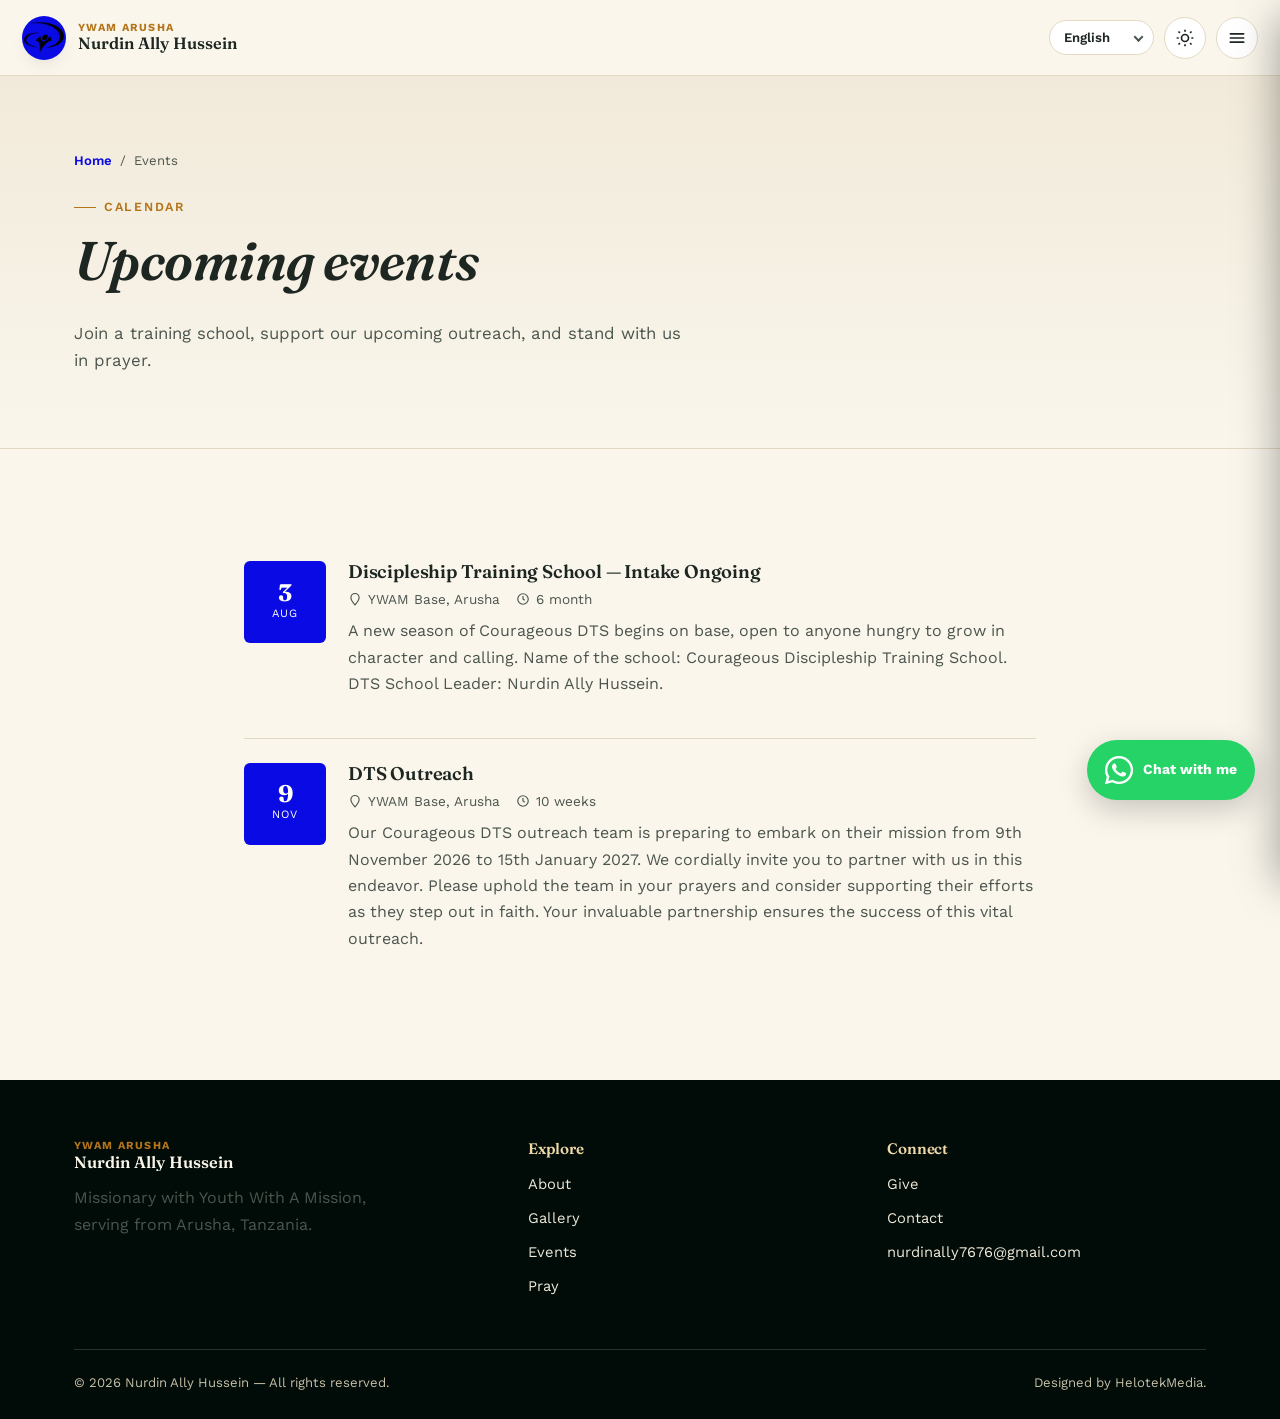
<file: events.html>
<!DOCTYPE html>
<html lang="en">
<head>
<meta charset="UTF-8" />
<meta name="viewport" content="width=device-width, initial-scale=1.0" />
<title>Events | Nurdin Ally Hussein — YWAM Arusha</title>
<meta name="description" content="Upcoming events, training schools, and outreach trips with Nurdin Ally Hussein." />
<link rel="icon" href="data:image/svg+xml,<svg xmlns=%22http://www.w3.org/2000/svg%22 viewBox=%220 0 100 100%22><circle cx=%2250%22 cy=%2250%22 r=%2248%22 fill=%22%232F5D4F%22/></svg>">
<link
    rel="stylesheet"
    href="https://cdnjs.cloudflare.com/ajax/libs/font-awesome/6.5.2/css/all.min.css"
/>
<link rel="stylesheet" href="css/style.css" />
</head>
<body data-page="events">
<a href="#main" class="skip-link">Skip to content</a>

<header class="topbar">
  <div class="topbar__brand">
   <div class="topbar__logo">
    <img src="images/logo-main.png" alt="YWAM Logo">
</div>
    <div class="topbar__brandtext">
      <span class="topbar__org" data-i18n="meta.org">YWAM Arusha</span>
      <span class="topbar__name">Nurdin Ally Hussein</span>
    </div>
  </div>
  <div class="topbar__actions">
    <div class="langselect">
      <select data-lang-select aria-label="Choose language">
        <option value="en">English</option>
        <option value="sw">Kiswahili</option>
        <option value="fr">Français</option>
        <option value="de">Deutsch</option>
        <option value="ko">한국어</option>
      </select>
    </div>
    <button class="iconbtn" data-theme-toggle type="button" aria-label="Toggle dark mode" aria-pressed="false">
      <svg class="icon-sun" viewBox="0 0 24 24" fill="none" stroke="currentColor" stroke-width="2"><circle cx="12" cy="12" r="4.2"/><path d="M12 2v2.4M12 19.6V22M4.2 4.2l1.7 1.7M18.1 18.1l1.7 1.7M2 12h2.4M19.6 12H22M4.2 19.8l1.7-1.7M18.1 5.9l1.7-1.7"/></svg>
      <svg class="icon-moon" viewBox="0 0 24 24" fill="none" stroke="currentColor" stroke-width="2"><path d="M20 14.5A8.5 8.5 0 1 1 9.5 4a6.8 6.8 0 0 0 10.5 10.5Z"/></svg>
    </button>
    <button class="iconbtn" data-drawer-open type="button" aria-label="Open menu">
      <svg viewBox="0 0 24 24" fill="none" stroke="currentColor" stroke-width="2" stroke-linecap="round"><path d="M4 7h16M4 12h16M4 17h16"/></svg>
    </button>
  </div>
</header>

<div class="overlay" data-overlay></div>
<nav class="drawer" data-drawer aria-label="Site navigation">
  <div class="drawer__head">
    <div class="topbar__brandtext">
      <span class="topbar__org" data-i18n="meta.org">YWAM Arusha</span>
      <span class="topbar__name">Nurdin Ally Hussein</span>
    </div>
    <button class="drawer__close" data-drawer-close type="button" aria-label="Close menu">
      <svg viewBox="0 0 24 24" fill="none" stroke="currentColor" stroke-width="2" stroke-linecap="round"><path d="M6 6l12 12M18 6L6 18"/></svg>
    </button>
  </div>
  <ul class="drawer__nav">
    <li><a href="index.html" data-nav-link="home"><span class="num">01</span><span data-i18n="nav.home">Home</span></a></li>
    <li><a href="about.html" data-nav-link="about"><span class="num">02</span><span data-i18n="nav.about">About</span></a></li>
    <li><a href="portfolio.html" data-nav-link="portfolio"><span class="num">03</span><span data-i18n="nav.portfolio">Gallery</span></a></li>
    <li><a href="events.html" data-nav-link="events"><span class="num">04</span><span data-i18n="nav.events">Events</span></a></li>
    <li><a href="pray.html" data-nav-link="pray"><span class="num">05</span><span data-i18n="nav.pray">Pray</span></a></li>
    <li><a href="give.html" data-nav-link="give"><span class="num">06</span><span data-i18n="nav.give">Give</span></a></li>
    <li><a href="contact.html" data-nav-link="contact"><span class="num">07</span><span data-i18n="nav.contact">Contact</span></a></li>
  </ul>
  <div class="drawer__foot">
    <p data-i18n="drawer.tagline">Youth With A Mission — Arusha, Tanzania</p>
    <div class="drawer__social">
      <a href="#" aria-label="Facebook"><svg viewBox="0 0 24 24" fill="none" stroke="currentColor" stroke-width="2"><path d="M15 8h-2a2 2 0 0 0-2 2v10M8 14h6"/></svg></a>
      <a href="#" aria-label="Instagram"><svg viewBox="0 0 24 24" fill="none" stroke="currentColor" stroke-width="2"><rect x="4" y="4" width="16" height="16" rx="4"/><circle cx="12" cy="12" r="3.5"/></svg></a>
      <a href="#" aria-label="YouTube"><svg viewBox="0 0 24 24" fill="none" stroke="currentColor" stroke-width="2"><rect x="3" y="6" width="18" height="12" rx="3"/><path d="M11 10l4 2-4 2z"/></svg></a>
    </div>
  </div>
</nav>

<main id="main">

  <section class="pagehero">
    <div class="container">
      <p class="crumbs"><a href="index.html" data-i18n="nav.home">Home</a> / <span data-i18n="nav.events">Events</span></p>
      <p class="eyebrow" data-i18n="events.eyebrow">Calendar</p>
      <h1 data-i18n="events.title">Upcoming events</h1>
      <p class="lede" data-i18n="events.lede">Join a training school, support our upcoming outreach, and stand with us in prayer.</p>
    </div>
  </section>

  <section class="section">
    <div class="container" style="max-width:840px;">

      <div class="event">
        <div class="event__date"><b>3</b><span>Aug</span></div>
        <div class="event__body">
          <h3 data-i18n="events.e1.title">Discipleship Training School — Intake Ongoing</h3>
          <div class="event__meta">
            <span><svg width="14" height="14" viewBox="0 0 24 24" fill="none" stroke="currentColor" stroke-width="2"><path d="M12 22s7-7.2 7-12.5A7 7 0 0 0 5 9.5C5 14.8 12 22 12 22Z"/></svg> YWAM Base, Arusha</span>
            <span><svg width="14" height="14" viewBox="0 0 24 24" fill="none" stroke="currentColor" stroke-width="2"><circle cx="12" cy="12" r="9"/><path d="M12 7v5l3 2"/></svg> 6 month</span>
          </div>
          <p data-i18n="events.e1.body">A new season of Courageous DTS begins on base, open to anyone hungry to grow in character and calling. Name of the school: Courageous Discipleship Training School. DTS School Leader: Nurdin Ally Hussein.</p>
        </div>
      </div>

      <div class="event">
        <div class="event__date"><b>9</b><span>Nov</span></div>
        <div class="event__body">
          <h3 data-i18n="events.e4.title">DTS Outreach</h3>
          <div class="event__meta">
            <span><svg width="14" height="14" viewBox="0 0 24 24" fill="none" stroke="currentColor" stroke-width="2"><path d="M12 22s7-7.2 7-12.5A7 7 0 0 0 5 9.5C5 14.8 12 22 12 22Z"/></svg> YWAM Base, Arusha</span>
            <span><svg width="14" height="14" viewBox="0 0 24 24" fill="none" stroke="currentColor" stroke-width="2"><circle cx="12" cy="12" r="9"/><path d="M12 7v5l3 2"/></svg> 10 weeks</span>
          </div>
          <p data-i18n="events.e4.body">Our Courageous DTS outreach team is preparing to embark on their mission from 9th November 2026 to 15th January 2027. We cordially invite you to partner with us in this endeavor. Please uphold the team in your prayers and consider supporting their efforts as they step out in faith. Your invaluable partnership ensures the success of this vital outreach.</p>
        </div>
      </div>

    </div>
  </section>

</main>

<footer class="sitefooter">
  <div class="container">
    <div class="footer-grid">
      <div>
        <div class="topbar__brandtext" style="margin-bottom:14px;">
          <span class="topbar__org" data-i18n="meta.org">YWAM Arusha</span>
          <span class="topbar__name" style="color:#FBF6EA;">Nurdin Ally Hussein</span>
        </div>
        <p data-i18n="footer.about" style="max-width:340px;">Missionary with Youth With A Mission, serving from Arusha, Tanzania.</p>
      </div>
      <div>
        <h4 data-i18n="footer.explore">Explore</h4>
        <ul>
          <li><a href="about.html" data-i18n="nav.about">About</a></li>
          <li><a href="portfolio.html" data-i18n="nav.portfolio">Gallery</a></li>
          <li><a href="events.html" data-i18n="nav.events">Events</a></li>
          <li><a href="pray.html" data-i18n="nav.pray">Pray</a></li>
        </ul>
      </div>
      <div>
        <h4 data-i18n="footer.connect">Connect</h4>
        <ul>
          <li><a href="give.html" data-i18n="nav.give">Give</a></li>
          <li><a href="contact.html" data-i18n="nav.contact">Contact</a></li>
          <li><a href="mailto:nurdinally7676@gmail.com">nurdinally7676@gmail.com</a></li>
        </ul>
      </div>
    </div>
    <div class="footer-bottom">
      <span>&copy; <span data-year>2026</span> Nurdin Ally Hussein — <span data-i18n="footer.rights">All rights reserved.</span></span>
      <span data-i18n="footer.made">Designed by HelotekMedia.</span>
    </div>
  </div>
</footer>

<script src="js/translations.js"></script>
<script src="js/main.js"></script>


<a
    href="https://wa.me/255694170423?text=Hello%20Nurdin%20Ally%20Hussein.%20I%20would%20like%20to%20learn%20more%20about%20your%20mission."
    class="whatsapp-float"
    target="_blank"
    aria-label="Chat on WhatsApp"
>
    <i class="fa-brands fa-whatsapp"></i>

    <span class="whatsapp-text">
        Chat with me
    </span>
</a>

<script>
(function(){if(!window.chatbase||window.chatbase("getState")!=="initialized"){window.chatbase=(...arguments)=>{if(!window.chatbase.q){window.chatbase.q=[]}window.chatbase.q.push(arguments)};window.chatbase=new Proxy(window.chatbase,{get(target,prop){if(prop==="q"){return target.q}return(...args)=>target(prop,...args)}})}const onLoad=function(){const script=document.createElement("script");script.src="https://www.chatbase.co/embed.min.js";script.id="O1oqL0hV6N9e6ApIXFQsH";script.domain="www.chatbase.co";document.body.appendChild(script)};if(document.readyState==="complete"){onLoad()}else{window.addEventListener("load",onLoad)}})();
</script>
</body>
</html>
</file>
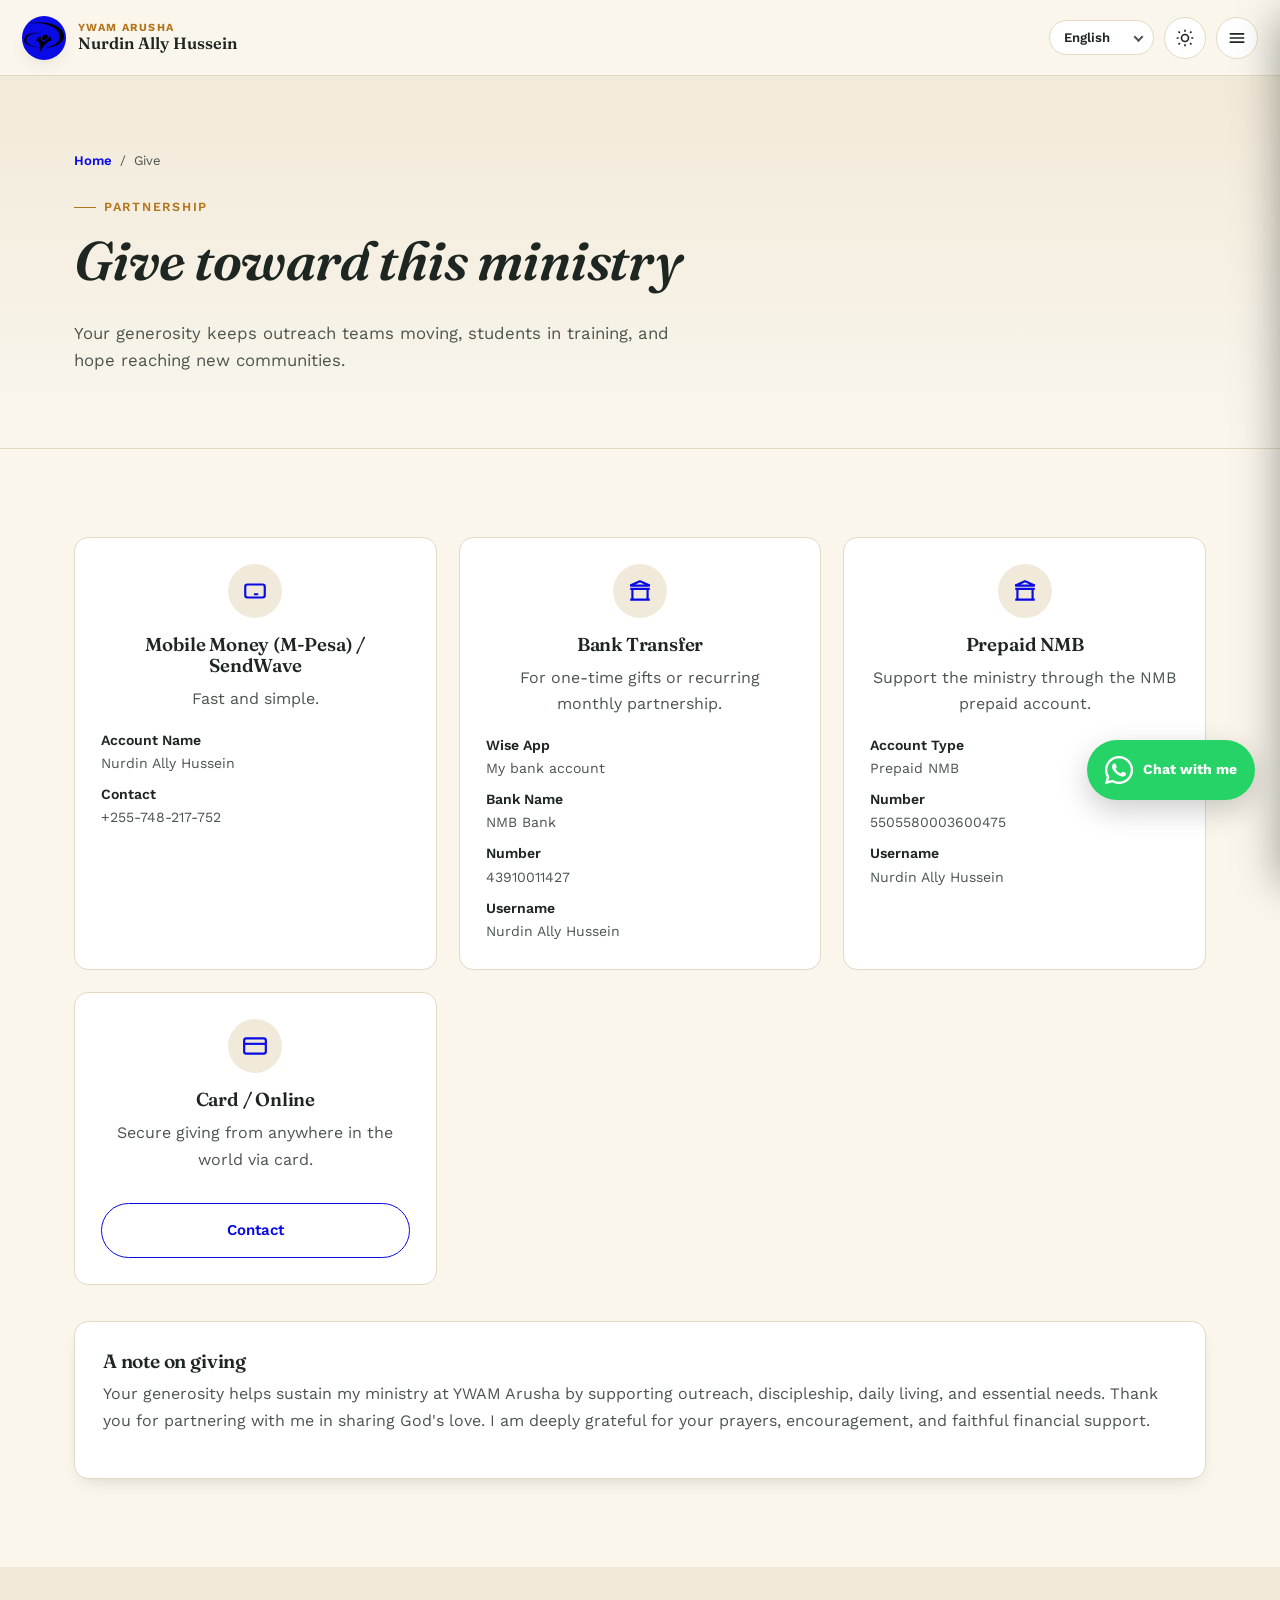
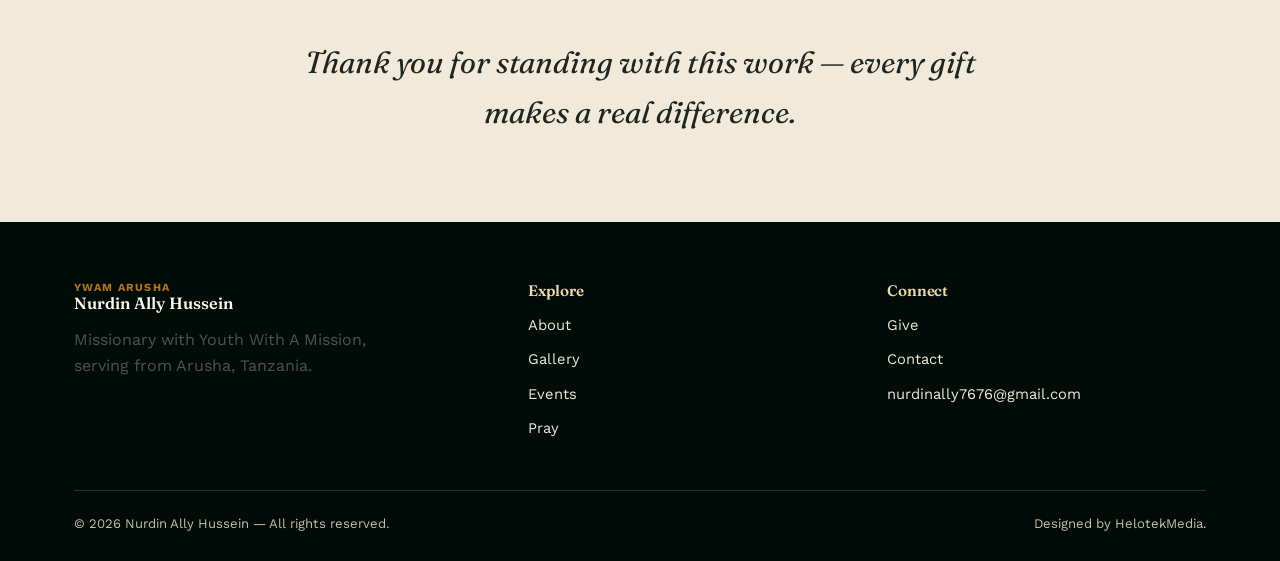
<file: give.html>
<!DOCTYPE html>
<html lang="en">
<head>
<meta charset="UTF-8" />
<meta name="viewport" content="width=device-width, initial-scale=1.0" />
<title>Give | Nurdin Ally Hussein — YWAM Arusha</title>
<meta name="description" content="Ways to give and partner with the ministry of Nurdin Ally Hussein at YWAM Arusha." />
<link rel="icon" href="data:image/svg+xml,<svg xmlns=%22http://www.w3.org/2000/svg%22 viewBox=%220 0 100 100%22><circle cx=%2250%22 cy=%2250%22 r=%2248%22 fill=%22%232F5D4F%22/></svg>">
<link
    rel="stylesheet"
    href="https://cdnjs.cloudflare.com/ajax/libs/font-awesome/6.5.2/css/all.min.css"
/>

<link rel="stylesheet" href="css/style.css" />
</head>
<body data-page="give">
<a href="#main" class="skip-link">Skip to content</a>

<header class="topbar">
  <div class="topbar__brand">
   <div class="topbar__logo">
    <img src="images/logo-main.png" alt="YWAM Logo">
</div>
    <div class="topbar__brandtext">
      <span class="topbar__org" data-i18n="meta.org">YWAM Arusha</span>
      <span class="topbar__name">Nurdin Ally Hussein</span>
    </div>
  </div>
  <div class="topbar__actions">
    <div class="langselect">
      <select data-lang-select aria-label="Choose language">
        <option value="en">English</option>
        <option value="sw">Kiswahili</option>
        <option value="fr">Français</option>
        <option value="de">Deutsch</option>
        <option value="ko">한국어</option>
      </select>
    </div>
    <button class="iconbtn" data-theme-toggle type="button" aria-label="Toggle dark mode" aria-pressed="false">
      <svg class="icon-sun" viewBox="0 0 24 24" fill="none" stroke="currentColor" stroke-width="2"><circle cx="12" cy="12" r="4.2"/><path d="M12 2v2.4M12 19.6V22M4.2 4.2l1.7 1.7M18.1 18.1l1.7 1.7M2 12h2.4M19.6 12H22M4.2 19.8l1.7-1.7M18.1 5.9l1.7-1.7"/></svg>
      <svg class="icon-moon" viewBox="0 0 24 24" fill="none" stroke="currentColor" stroke-width="2"><path d="M20 14.5A8.5 8.5 0 1 1 9.5 4a6.8 6.8 0 0 0 10.5 10.5Z"/></svg>
    </button>
    <button class="iconbtn" data-drawer-open type="button" aria-label="Open menu">
      <svg viewBox="0 0 24 24" fill="none" stroke="currentColor" stroke-width="2" stroke-linecap="round"><path d="M4 7h16M4 12h16M4 17h16"/></svg>
    </button>
  </div>
</header>

<div class="overlay" data-overlay></div>
<nav class="drawer" data-drawer aria-label="Site navigation">
  <div class="drawer__head">
    <div class="topbar__brandtext">
      <span class="topbar__org" data-i18n="meta.org">YWAM Arusha</span>
      <span class="topbar__name">Nurdin Ally Hussein</span>
    </div>
    <button class="drawer__close" data-drawer-close type="button" aria-label="Close menu">
      <svg viewBox="0 0 24 24" fill="none" stroke="currentColor" stroke-width="2" stroke-linecap="round"><path d="M6 6l12 12M18 6L6 18"/></svg>
    </button>
  </div>
  <ul class="drawer__nav">
    <li><a href="index.html" data-nav-link="home"><span class="num">01</span><span data-i18n="nav.home">Home</span></a></li>
    <li><a href="about.html" data-nav-link="about"><span class="num">02</span><span data-i18n="nav.about">About</span></a></li>
    <li><a href="portfolio.html" data-nav-link="portfolio"><span class="num">03</span><span data-i18n="nav.portfolio">Gallery</span></a></li>
    <li><a href="events.html" data-nav-link="events"><span class="num">04</span><span data-i18n="nav.events">Events</span></a></li>
    <li><a href="pray.html" data-nav-link="pray"><span class="num">05</span><span data-i18n="nav.pray">Pray</span></a></li>
    <li><a href="give.html" data-nav-link="give"><span class="num">06</span><span data-i18n="nav.give">Give</span></a></li>
    <li><a href="contact.html" data-nav-link="contact"><span class="num">07</span><span data-i18n="nav.contact">Contact</span></a></li>
  </ul>
  <div class="drawer__foot">
    <p data-i18n="drawer.tagline">Youth With A Mission — Arusha, Tanzania</p>
    <div class="drawer__social">
      <a href="#" aria-label="Facebook"><svg viewBox="0 0 24 24" fill="none" stroke="currentColor" stroke-width="2"><path d="M15 8h-2a2 2 0 0 0-2 2v10M8 14h6"/></svg></a>
      <a href="#" aria-label="Instagram"><svg viewBox="0 0 24 24" fill="none" stroke="currentColor" stroke-width="2"><rect x="4" y="4" width="16" height="16" rx="4"/><circle cx="12" cy="12" r="3.5"/></svg></a>
      <a href="#" aria-label="YouTube"><svg viewBox="0 0 24 24" fill="none" stroke="currentColor" stroke-width="2"><rect x="3" y="6" width="18" height="12" rx="3"/><path d="M11 10l4 2-4 2z"/></svg></a>
    </div>
  </div>
</nav>

<main id="main">

  <section class="pagehero">
    <div class="container">
      <p class="crumbs"><a href="index.html" data-i18n="nav.home">Home</a> / <span data-i18n="nav.give">Give</span></p>
      <p class="eyebrow" data-i18n="give.eyebrow">Partnership</p>
      <h1 data-i18n="give.title">Give toward this ministry</h1>
      <p class="lede" data-i18n="give.lede">Your generosity keeps outreach teams moving, students in training, and hope reaching new communities.</p>
    </div>
  </section>

  <section class="section">
    <div class="container">
      <div class="give-grid">

        <div class="give-method">
          <div class="icon"><svg viewBox="0 0 24 24" fill="none" stroke="currentColor" stroke-width="2"><rect x="3" y="6" width="18" height="12" rx="2"/><path d="M7 15h.01M11 15h4"/></svg></div>
          <h3 data-i18n="give.m1.title">Mobile Money (M-Pesa) / SendWave</h3>
          <p data-i18n="give.m1.body">Fast and simple.</p>
          <dl>
            <dt data-i18n="give.acct.name">Account Name</dt><dd>Nurdin Ally Hussein</dd>
            <dt data-i18n="give.acct.contact">Contact</dt><dd>+255-748-217-752</dd>
          </dl>
        </div>

        <div class="give-method">
          <div class="icon"><svg viewBox="0 0 24 24" fill="none" stroke="currentColor" stroke-width="2"><path d="M3 10h18M5 10v9M19 10v9M3 20h18M12 3l9 4H3z"/></svg></div>
          <h3 data-i18n="give.m2.title">Bank Transfer</h3>
          <p data-i18n="give.m2.body">For one-time gifts or recurring monthly partnership.</p>
          <dl>
            <dt data-i18n="give.wise.label">Wise App</dt><dd>My bank account</dd>
            <dt data-i18n="give.acct.bank">Bank Name</dt><dd>NMB Bank</dd>
            <dt data-i18n="give.acct.number">Number</dt><dd>43910011427</dd>
            <dt data-i18n="give.acct.username">Username</dt><dd>Nurdin Ally Hussein</dd>
          </dl>
        </div>

        <div class="give-method">
          <div class="icon"><svg viewBox="0 0 24 24" fill="none" stroke="currentColor" stroke-width="2">
            <path d="M3 10h18M5 10v9M19 10v9M3 20h18M12 3l9 4H3z"/>
          </svg>
    
        </div>

          <h3 data-i18n="give.m3.title">Prepaid NMB</h3>
          <p data-i18n="give.m3.body">Support the ministry through the NMB prepaid account.</p>
            <dl>
             <dt data-i18n="give.prepaid.type">Account Type</dt><dd>Prepaid NMB</dd>
             <dt data-i18n="give.prepaid.number">Number</dt><dd>5505580003600475</dd>
             <dt data-i18n="give.prepaid.username">Username</dt> <dd>Nurdin Ally Hussein</dd>
           </dl>
        </div>


        <div class="give-method">
          <div class="icon"><svg viewBox="0 0 24 24" fill="none" stroke="currentColor" stroke-width="2"><rect x="2" y="5" width="20" height="14" rx="2"/><path d="M2 10h20"/></svg></div>
          <h3 data-i18n="give.m4.title">Card / Online</h3>
          <p data-i18n="give.m4.body">Secure giving from anywhere in the world via card.</p>
          <a href="contact.html" class="btn btn-outline btn-block" style="margin-top:14px;" data-i18n="nav.contact">Contact</a>
        </div>

      </div>

      <div class="card" style="margin-top:36px;">
        <h3 data-i18n="give.note.title">A note on giving</h3>
        <p data-i18n="give.note.body">Your generosity helps sustain my ministry at YWAM Arusha by supporting outreach, discipleship, daily living, and essential needs. Thank you for partnering with me in sharing God's love. I am deeply grateful for your prayers, encouragement, and faithful financial support.</p>
      </div>
    </div>
  </section>

  <section class="verse">
    <blockquote data-i18n="give.thanks">Thank you for standing with this work — every gift makes a real difference.</blockquote>
  </section>

</main>

<footer class="sitefooter">
  <div class="container">
    <div class="footer-grid">
      <div>
        <div class="topbar__brandtext" style="margin-bottom:14px;">
          <span class="topbar__org" data-i18n="meta.org">YWAM Arusha</span>
          <span class="topbar__name" style="color:#FBF6EA;">Nurdin Ally Hussein</span>
        </div>
        <p data-i18n="footer.about" style="max-width:340px;">Missionary with Youth With A Mission, serving from Arusha, Tanzania.</p>
      </div>
      <div>
        <h4 data-i18n="footer.explore">Explore</h4>
        <ul>
          <li><a href="about.html" data-i18n="nav.about">About</a></li>
          <li><a href="portfolio.html" data-i18n="nav.portfolio">Gallery</a></li>
          <li><a href="events.html" data-i18n="nav.events">Events</a></li>
          <li><a href="pray.html" data-i18n="nav.pray">Pray</a></li>
        </ul>
      </div>
      <div>
        <h4 data-i18n="footer.connect">Connect</h4>
        <ul>
          <li><a href="give.html" data-i18n="nav.give">Give</a></li>
          <li><a href="contact.html" data-i18n="nav.contact">Contact</a></li>
          <li><a href="mailto:nurdinally7676@gmail.com">nurdinally7676@gmail.com</a></li>
        </ul>
      </div>
    </div>
    <div class="footer-bottom">
      <span>&copy; <span data-year>2026</span> Nurdin Ally Hussein — <span data-i18n="footer.rights">All rights reserved.</span></span>
      <span data-i18n="footer.made">Designed by HelotekMedia.</span>
    </div>
  </div>
</footer>

<script src="js/translations.js"></script>
<script src="js/main.js"></script>

<a
    href="https://wa.me/255694170423?text=Hello%20Nurdin%20Ally%20Hussein.%20I%20would%20like%20to%20learn%20more%20about%20your%20mission."
    class="whatsapp-float"
    target="_blank"
    aria-label="Chat on WhatsApp"
>
    <i class="fa-brands fa-whatsapp"></i>

    <span class="whatsapp-text">
        Chat with me
    </span>
</a>

<script>
(function(){if(!window.chatbase||window.chatbase("getState")!=="initialized"){window.chatbase=(...arguments)=>{if(!window.chatbase.q){window.chatbase.q=[]}window.chatbase.q.push(arguments)};window.chatbase=new Proxy(window.chatbase,{get(target,prop){if(prop==="q"){return target.q}return(...args)=>target(prop,...args)}})}const onLoad=function(){const script=document.createElement("script");script.src="https://www.chatbase.co/embed.min.js";script.id="O1oqL0hV6N9e6ApIXFQsH";script.domain="www.chatbase.co";document.body.appendChild(script)};if(document.readyState==="complete"){onLoad()}else{window.addEventListener("load",onLoad)}})();
</script>
</body>
</html>
</file>
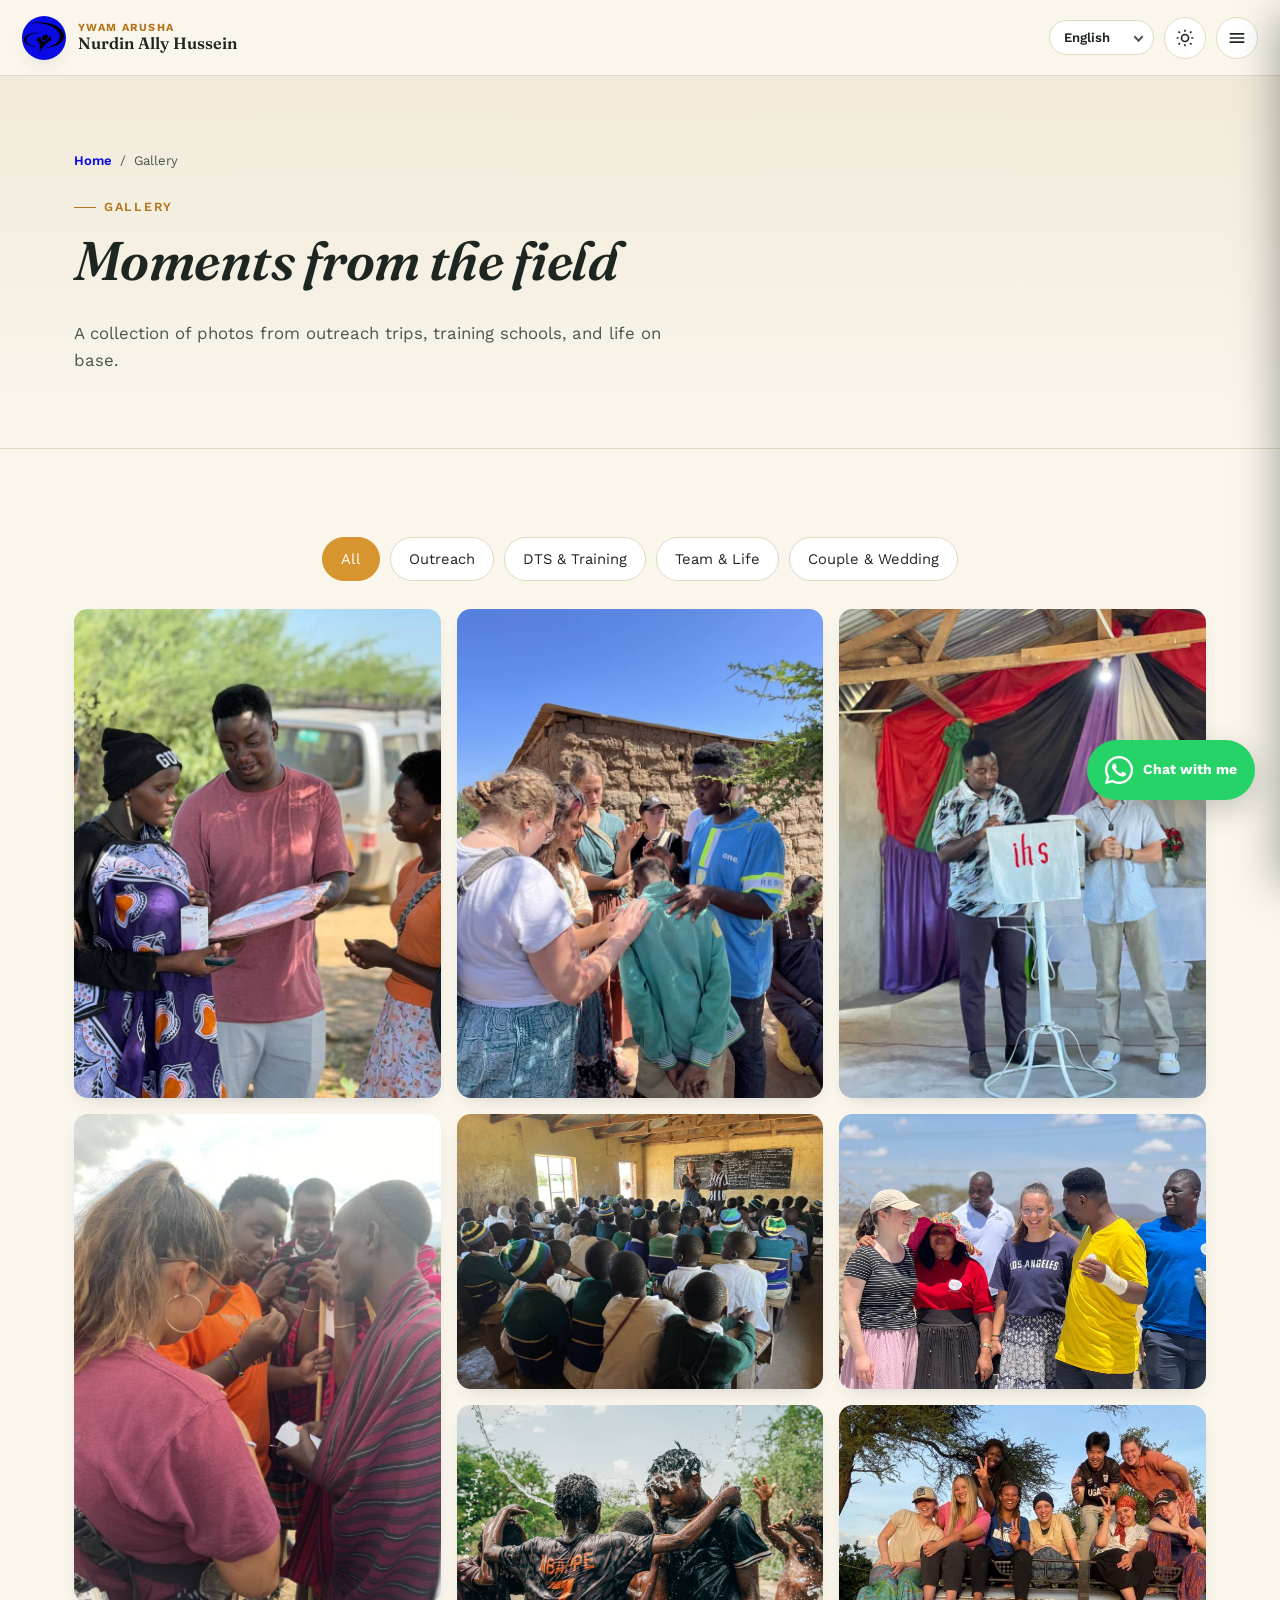
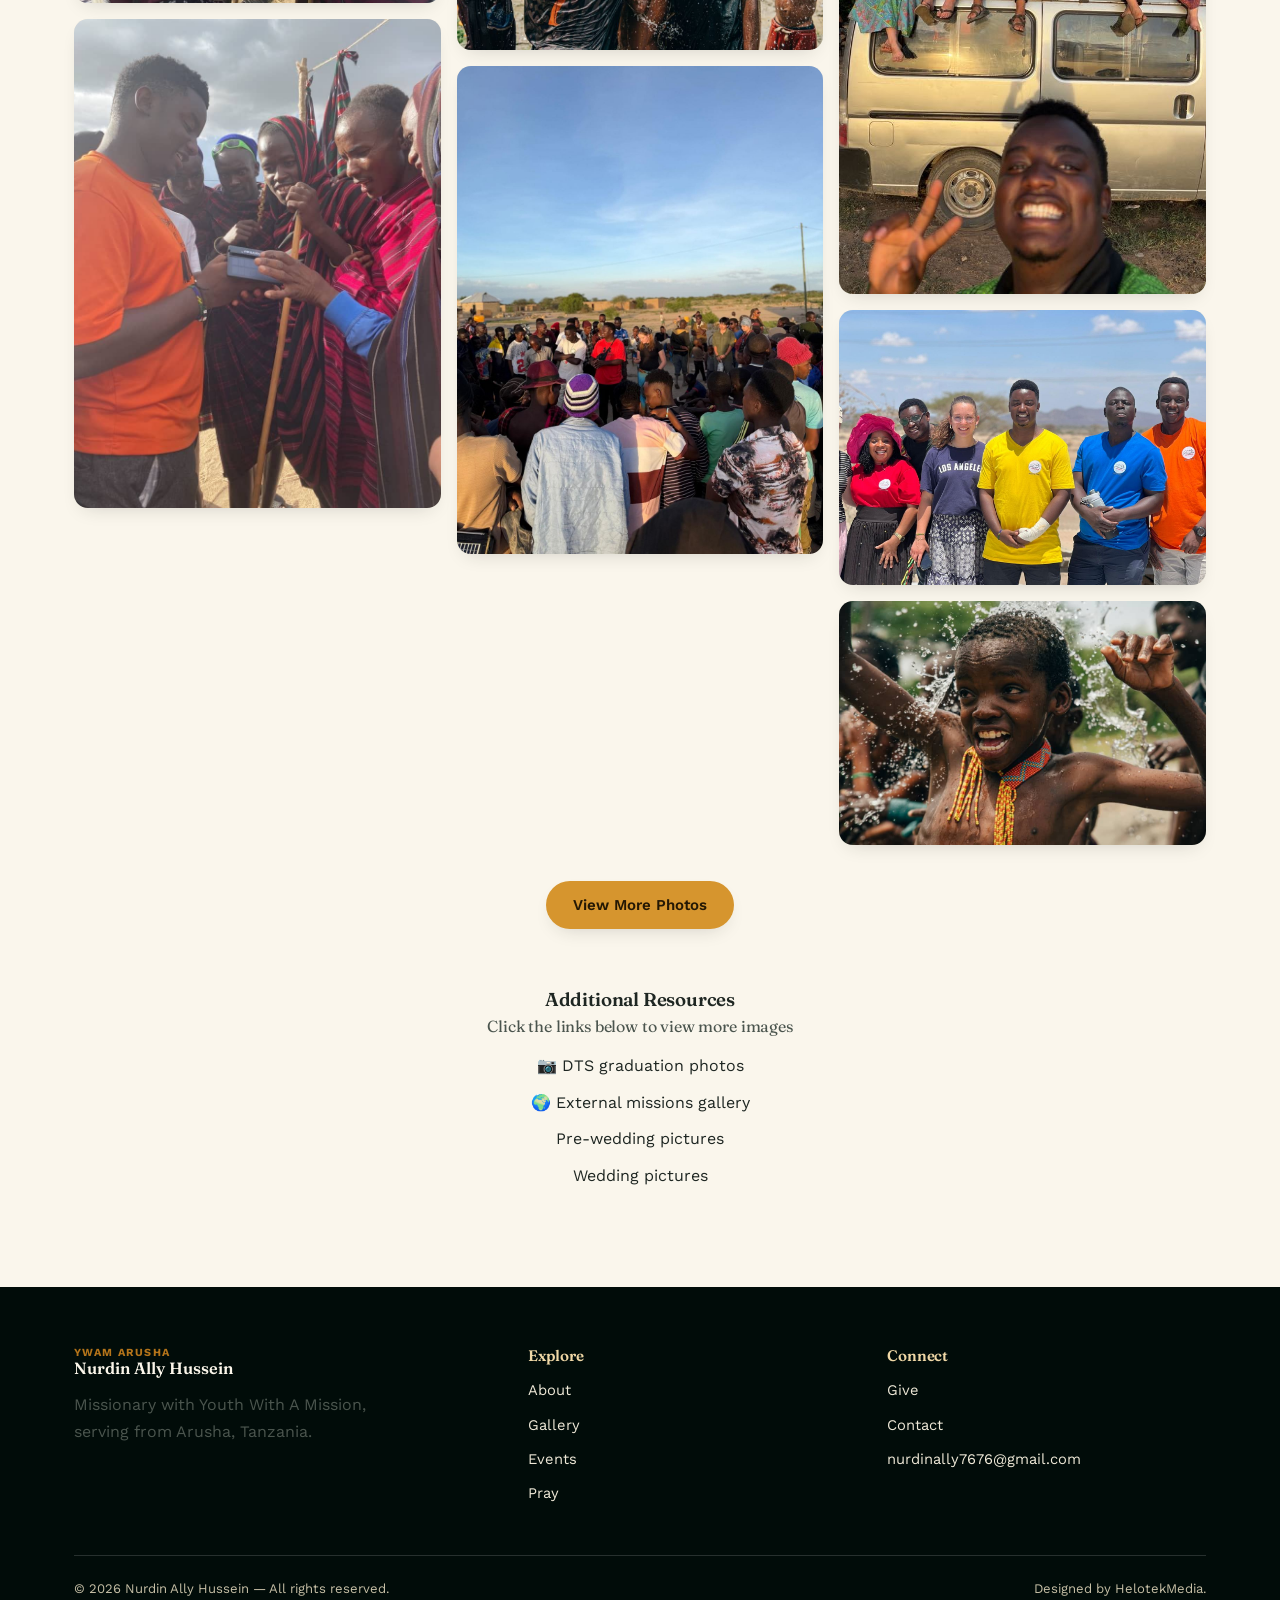
<file: portfolio.html>
<!DOCTYPE html>
<html lang="en">
<head>
<meta charset="UTF-8" />
<meta name="viewport" content="width=device-width, initial-scale=1.0" />
<title>Gallery | Nurdin Ally Hussein — YWAM Arusha</title>
<meta name="description" content="Photo gallery of outreach trips, training schools, and life on base with Nurdin Ally Hussein." />
<link rel="icon" href="data:image/svg+xml,<svg xmlns=%22http://www.w3.org/2000/svg%22 viewBox=%220 0 100 100%22><circle cx=%2250%22 cy=%2250%22 r=%2248%22 fill=%22%232F5D4F%22/></svg>">

<link
    rel="stylesheet"
    href="https://cdnjs.cloudflare.com/ajax/libs/font-awesome/6.5.2/css/all.min.css"
/>
<link rel="stylesheet" href="css/style.css" />
</head>
<body data-page="portfolio">
<a href="#main" class="skip-link">Skip to content</a>

<header class="topbar">
  <div class="topbar__brand">
    <div class="topbar__logo">
    <img src="images/logo-main.png" alt="YWAM Logo">
</div>
    <div class="topbar__brandtext">
      <span class="topbar__org" data-i18n="meta.org">YWAM Arusha</span>
      <span class="topbar__name">Nurdin Ally Hussein</span>
    </div>
  </div>
  <div class="topbar__actions">
    <div class="langselect">
      <select data-lang-select aria-label="Choose language">
        <option value="en">English</option>
        <option value="sw">Kiswahili</option>
        <option value="fr">Français</option>
        <option value="de">Deutsch</option>
        <option value="ko">한국어</option>
      </select>
    </div>
    <button class="iconbtn" data-theme-toggle type="button" aria-label="Toggle dark mode" aria-pressed="false">
      <svg class="icon-sun" viewBox="0 0 24 24" fill="none" stroke="currentColor" stroke-width="2"><circle cx="12" cy="12" r="4.2"/><path d="M12 2v2.4M12 19.6V22M4.2 4.2l1.7 1.7M18.1 18.1l1.7 1.7M2 12h2.4M19.6 12H22M4.2 19.8l1.7-1.7M18.1 5.9l1.7-1.7"/></svg>
      <svg class="icon-moon" viewBox="0 0 24 24" fill="none" stroke="currentColor" stroke-width="2"><path d="M20 14.5A8.5 8.5 0 1 1 9.5 4a6.8 6.8 0 0 0 10.5 10.5Z"/></svg>
    </button>
    <button class="iconbtn" data-drawer-open type="button" aria-label="Open menu">
      <svg viewBox="0 0 24 24" fill="none" stroke="currentColor" stroke-width="2" stroke-linecap="round"><path d="M4 7h16M4 12h16M4 17h16"/></svg>
    </button>
  </div>
</header>

<div class="overlay" data-overlay></div>
<nav class="drawer" data-drawer aria-label="Site navigation">
  <div class="drawer__head">
    <div class="topbar__brandtext">
      <span class="topbar__org" data-i18n="meta.org">YWAM Arusha</span>
      <span class="topbar__name">Nurdin Ally Hussein</span>
    </div>
    <button class="drawer__close" data-drawer-close type="button" aria-label="Close menu">
      <svg viewBox="0 0 24 24" fill="none" stroke="currentColor" stroke-width="2" stroke-linecap="round"><path d="M6 6l12 12M18 6L6 18"/></svg>
    </button>
  </div>
  <ul class="drawer__nav">
    <li><a href="index.html" data-nav-link="home"><span class="num">01</span><span data-i18n="nav.home">Home</span></a></li>
    <li><a href="about.html" data-nav-link="about"><span class="num">02</span><span data-i18n="nav.about">About</span></a></li>
    <li><a href="portfolio.html" data-nav-link="portfolio"><span class="num">03</span><span data-i18n="nav.portfolio">Gallery</span></a></li>
    <li><a href="events.html" data-nav-link="events"><span class="num">04</span><span data-i18n="nav.events">Events</span></a></li>
    <li><a href="pray.html" data-nav-link="pray"><span class="num">05</span><span data-i18n="nav.pray">Pray</span></a></li>
    <li><a href="give.html" data-nav-link="give"><span class="num">06</span><span data-i18n="nav.give">Give</span></a></li>
    <li><a href="contact.html" data-nav-link="contact"><span class="num">07</span><span data-i18n="nav.contact">Contact</span></a></li>
  </ul>
  <div class="drawer__foot">
    <p data-i18n="drawer.tagline">Youth With A Mission — Arusha, Tanzania</p>
    <div class="drawer__social">
      <a href="#" aria-label="Facebook"><svg viewBox="0 0 24 24" fill="none" stroke="currentColor" stroke-width="2"><path d="M15 8h-2a2 2 0 0 0-2 2v10M8 14h6"/></svg></a>
      <a href="#" aria-label="Instagram"><svg viewBox="0 0 24 24" fill="none" stroke="currentColor" stroke-width="2"><rect x="4" y="4" width="16" height="16" rx="4"/><circle cx="12" cy="12" r="3.5"/></svg></a>
      <a href="#" aria-label="YouTube"><svg viewBox="0 0 24 24" fill="none" stroke="currentColor" stroke-width="2"><rect x="3" y="6" width="18" height="12" rx="3"/><path d="M11 10l4 2-4 2z"/></svg></a>
    </div>
  </div>
</nav>

<main id="main">

  <section class="pagehero">
    <div class="container">
      <p class="crumbs"><a href="index.html" data-i18n="nav.home">Home</a> / <span data-i18n="nav.portfolio">Gallery</span></p>
      <p class="eyebrow" data-i18n="portfolio.eyebrow">Gallery</p>
      <h1 data-i18n="portfolio.title">Moments from the field</h1>
      <p class="lede" data-i18n="portfolio.lede">A collection of photos from outreach trips, training schools, and life on base.</p>
    </div>
  </section>

  <section class="section">
    <div class="container">

      <div class="gallery-filters" role="group" aria-label="Filter photos">
        <button type="button" class="filter-btn is-active" data-filter="all" aria-pressed="true" data-i18n="portfolio.f.all">All</button>
        <button type="button" class="filter-btn" data-filter="outreach" aria-pressed="false" data-i18n="portfolio.f.outreach">Outreach</button>
        <button type="button" class="filter-btn" data-filter="dts" aria-pressed="false" data-i18n="portfolio.f.dts">DTS &amp; Training</button>
        <button type="button" class="filter-btn" data-filter="life" aria-pressed="false" data-i18n="portfolio.f.life">Team &amp; Life</button>
        <button type="button" class="filter-btn" data-filter="couple" aria-pressed="false" data-i18n="portfolio.f.couple">Couple &amp; Wedding</button>
      </div>

      <div class="gallery" id="gallery">
      <figure class="gallery__item" data-cat="outreach">
        <button type="button" class="gallery__btn" data-full="images/mission.jpg" aria-label="Open photo 1">
          <img src="images/mission.jpg" width="756" height="1008" alt="Outreach and mission moment" loading="lazy" decoding="async">
        </button>
      </figure>
      <figure class="gallery__item" data-cat="outreach">
        <button type="button" class="gallery__btn" data-full="images/mission1.jpg" aria-label="Open photo 2">
          <img src="images/mission1.jpg" width="756" height="1008" alt="Outreach and mission moment" loading="lazy" decoding="async">
        </button>
      </figure>
      <figure class="gallery__item" data-cat="outreach">
        <button type="button" class="gallery__btn" data-full="images/mission2.jpg" aria-label="Open photo 3">
          <img src="images/mission2.jpg" width="756" height="1008" alt="Outreach and mission moment" loading="lazy" decoding="async">
        </button>
      </figure>
      <figure class="gallery__item" data-cat="outreach">
        <button type="button" class="gallery__btn" data-full="images/mission3.jpg" aria-label="Open photo 4">
          <img src="images/mission3.jpg" width="756" height="1008" alt="Outreach and mission moment" loading="lazy" decoding="async">
        </button>
      </figure>
      <figure class="gallery__item" data-cat="outreach">
        <button type="button" class="gallery__btn" data-full="images/field1.jpg" aria-label="Open photo 5">
          <img src="images/field1.jpg" width="1008" height="756" alt="Outreach and mission moment" loading="lazy" decoding="async">
        </button>
      </figure>
      <figure class="gallery__item" data-cat="outreach">
        <button type="button" class="gallery__btn" data-full="images/field2.jpg" aria-label="Open photo 6">
          <img src="images/field2.jpg" width="1000" height="667" alt="Outreach and mission moment" loading="lazy" decoding="async">
        </button>
      </figure>
      <figure class="gallery__item" data-cat="outreach">
        <button type="button" class="gallery__btn" data-full="images/field3.jpg" aria-label="Open photo 7">
          <img src="images/field3.jpg" width="1050" height="1400" alt="Outreach and mission moment" loading="lazy" decoding="async">
        </button>
      </figure>
      <figure class="gallery__item" data-cat="outreach">
        <button type="button" class="gallery__btn" data-full="images/field4.jpg" aria-label="Open photo 8">
          <img src="images/field4.jpg" width="756" height="1008" alt="Outreach and mission moment" loading="lazy" decoding="async">
        </button>
      </figure>
      <figure class="gallery__item" data-cat="outreach">
        <button type="button" class="gallery__btn" data-full="images/field5.jpg" aria-label="Open photo 9">
          <img src="images/field5.jpg" width="1400" height="1050" alt="Outreach and mission moment" loading="lazy" decoding="async">
        </button>
      </figure>
      <figure class="gallery__item" data-cat="outreach">
        <button type="button" class="gallery__btn" data-full="images/friends.jpg" aria-label="Open photo 10">
          <img src="images/friends.jpg" width="627" height="836" alt="Outreach and mission moment" loading="lazy" decoding="async">
        </button>
      </figure>
      <figure class="gallery__item" data-cat="outreach">
        <button type="button" class="gallery__btn" data-full="images/outreach.jpg" aria-label="Open photo 11">
          <img src="images/outreach.jpg" width="1400" height="1050" alt="Outreach and mission moment" loading="lazy" decoding="async">
        </button>
      </figure>
      <figure class="gallery__item" data-cat="outreach">
        <button type="button" class="gallery__btn" data-full="images/IMG-20260813-WA0063.jpg" aria-label="Open photo 12">
          <img src="images/IMG-20260813-WA0063.jpg" width="1000" height="667" alt="Outreach and mission moment" loading="lazy" decoding="async">
        </button>
      </figure>
      <figure class="gallery__item" data-cat="outreach">
        <button type="button" class="gallery__btn" data-full="images/IMG-20260813-WA0067.jpg" aria-label="Open photo 13">
          <img src="images/IMG-20260813-WA0067.jpg" width="1000" height="667" alt="Outreach and mission moment" loading="lazy" decoding="async">
        </button>
      </figure>
      <figure class="gallery__item" data-cat="outreach">
        <button type="button" class="gallery__btn" data-full="images/IMG-20260813-WA0068.jpg" aria-label="Open photo 14">
          <img src="images/IMG-20260813-WA0068.jpg" width="756" height="1008" alt="Outreach and mission moment" loading="lazy" decoding="async">
        </button>
      </figure>
      <figure class="gallery__item" data-cat="outreach">
        <button type="button" class="gallery__btn" data-full="images/hidden1.jpg" aria-label="Open photo 15">
          <img src="images/hidden1.jpg" width="567" height="1008" alt="Outreach and mission moment" loading="lazy" decoding="async">
        </button>
      </figure>
      <figure class="gallery__item" data-cat="outreach">
        <button type="button" class="gallery__btn" data-full="images/hidden4.jpg" aria-label="Open photo 16">
          <img src="images/hidden4.jpg" width="756" height="1008" alt="Outreach and mission moment" loading="lazy" decoding="async">
        </button>
      </figure>
      <figure class="gallery__item" data-cat="outreach">
        <button type="button" class="gallery__btn" data-full="images/hidden5.jpg" aria-label="Open photo 17">
          <img src="images/hidden5.jpg" width="1000" height="667" alt="Outreach and mission moment" loading="lazy" decoding="async">
        </button>
      </figure>
      <figure class="gallery__item" data-cat="outreach">
        <button type="button" class="gallery__btn" data-full="images/hidden6.jpg" aria-label="Open photo 18">
          <img src="images/hidden6.jpg" width="567" height="1008" alt="Outreach and mission moment" loading="lazy" decoding="async">
        </button>
      </figure>
      <figure class="gallery__item" data-cat="outreach">
        <button type="button" class="gallery__btn" data-full="images/hidden7.jpg" aria-label="Open photo 19">
          <img src="images/hidden7.jpg" width="1080" height="810" alt="Outreach and mission moment" loading="lazy" decoding="async">
        </button>
      </figure>
      <figure class="gallery__item" data-cat="outreach">
        <button type="button" class="gallery__btn" data-full="images/IMG-20260812-WA0037.jpg" aria-label="Open photo 20">
          <img src="images/IMG-20260812-WA0037.jpg" width="1400" height="1054" alt="Outreach and mission moment" loading="lazy" decoding="async">
        </button>
      </figure>
      <figure class="gallery__item" data-cat="dts">
        <button type="button" class="gallery__btn" data-full="images/dts-1.jpg" aria-label="Open photo 21">
          <img src="images/dts-1.jpg" width="1080" height="810" alt="Discipleship Training School" loading="lazy" decoding="async">
        </button>
      </figure>
      <figure class="gallery__item" data-cat="dts">
        <button type="button" class="gallery__btn" data-full="images/graduation.jpg" aria-label="Open photo 22">
          <img src="images/graduation.jpg" width="886" height="591" alt="Discipleship Training School" loading="lazy" decoding="async">
        </button>
      </figure>
      <figure class="gallery__item" data-cat="dts">
        <button type="button" class="gallery__btn" data-full="images/rejoicedts.jpg" aria-label="Open photo 23">
          <img src="images/rejoicedts.jpg" width="886" height="591" alt="Discipleship Training School" loading="lazy" decoding="async">
        </button>
      </figure>
      <figure class="gallery__item" data-cat="dts">
        <button type="button" class="gallery__btn" data-full="images/hidden8.jpg" aria-label="Open photo 24">
          <img src="images/hidden8.jpg" width="886" height="591" alt="Discipleship Training School" loading="lazy" decoding="async">
        </button>
      </figure>
      <figure class="gallery__item" data-cat="dts">
        <button type="button" class="gallery__btn" data-full="images/hidden9.jpg" aria-label="Open photo 25">
          <img src="images/hidden9.jpg" width="1080" height="810" alt="Discipleship Training School" loading="lazy" decoding="async">
        </button>
      </figure>
      <figure class="gallery__item" data-cat="dts">
        <button type="button" class="gallery__btn" data-full="images/IMG-20260813-WA0075.jpg" aria-label="Open photo 26">
          <img src="images/IMG-20260813-WA0075.jpg" width="1080" height="720" alt="Discipleship Training School" loading="lazy" decoding="async">
        </button>
      </figure>
      <figure class="gallery__item" data-cat="dts">
        <button type="button" class="gallery__btn" data-full="images/hidden2.jpg" aria-label="Open photo 27">
          <img src="images/hidden2.jpg" width="1000" height="667" alt="Discipleship Training School" loading="lazy" decoding="async">
        </button>
      </figure>
      <figure class="gallery__item" data-cat="life">
        <button type="button" class="gallery__btn" data-full="images/main.jpg" aria-label="Open photo 28">
          <img src="images/main.jpg" width="1050" height="1400" alt="Team and life on base" loading="lazy" decoding="async">
        </button>
      </figure>
      <figure class="gallery__item" data-cat="life">
        <button type="button" class="gallery__btn" data-full="images/nuru-1.jpg" aria-label="Open photo 29">
          <img src="images/nuru-1.jpg" width="1078" height="1058" alt="Team and life on base" loading="lazy" decoding="async">
        </button>
      </figure>
      <figure class="gallery__item" data-cat="life">
        <button type="button" class="gallery__btn" data-full="images/IMG-20241106-WA0038.jpg" aria-label="Open photo 30">
          <img src="images/IMG-20241106-WA0038.jpg" width="810" height="1080" alt="Team and life on base" loading="lazy" decoding="async">
        </button>
      </figure>
      <figure class="gallery__item" data-cat="life">
        <button type="button" class="gallery__btn" data-full="images/IMG-20260812-WA0044.jpg" aria-label="Open photo 31">
          <img src="images/IMG-20260812-WA0044.jpg" width="520" height="1080" alt="Team and life on base" loading="lazy" decoding="async">
        </button>
      </figure>
      <figure class="gallery__item" data-cat="life">
        <button type="button" class="gallery__btn" data-full="images/IMG-20260812-WA0045.jpg" aria-label="Open photo 32">
          <img src="images/IMG-20260812-WA0045.jpg" width="567" height="1008" alt="Team and life on base" loading="lazy" decoding="async">
        </button>
      </figure>
      <figure class="gallery__item" data-cat="couple">
        <button type="button" class="gallery__btn" data-full="images/IMG-20260812-WA0040.jpg" aria-label="Open photo 33">
          <img src="images/IMG-20260812-WA0040.jpg" width="709" height="1080" alt="Nurdin and Suzy" loading="lazy" decoding="async">
        </button>
      </figure>
      <figure class="gallery__item" data-cat="couple">
        <button type="button" class="gallery__btn" data-full="images/hidden10.jpg" aria-label="Open photo 34">
          <img src="images/hidden10.jpg" width="1080" height="1060" alt="Nurdin and Suzy" loading="lazy" decoding="async">
        </button>
      </figure>
      <figure class="gallery__item" data-cat="couple">
        <button type="button" class="gallery__btn" data-full="images/wedding.jpg" aria-label="Open photo 35">
          <img src="images/wedding.jpg" width="1000" height="667" alt="Nurdin and Suzy" loading="lazy" decoding="async">
        </button>
      </figure>
      <figure class="gallery__item" data-cat="couple">
        <button type="button" class="gallery__btn" data-full="images/ns1.jpeg" aria-label="Open photo 36">
          <img src="images/ns1.jpeg" width="1280" height="1097" alt="Nurdin and Suzy" loading="lazy" decoding="async">
        </button>
      </figure>
      <figure class="gallery__item" data-cat="couple">
        <button type="button" class="gallery__btn" data-full="images/ns2.jpeg" aria-label="Open photo 37">
          <img src="images/ns2.jpeg" width="1280" height="836" alt="Nurdin and Suzy" loading="lazy" decoding="async">
        </button>
      </figure>
      <figure class="gallery__item" data-cat="couple">
        <button type="button" class="gallery__btn" data-full="images/ns3.jpeg" aria-label="Open photo 38">
          <img src="images/ns3.jpeg" width="1280" height="1024" alt="Nurdin and Suzy" loading="lazy" decoding="async">
        </button>
      </figure>
      <figure class="gallery__item" data-cat="couple">
        <button type="button" class="gallery__btn" data-full="images/ns4.jpeg" aria-label="Open photo 39">
          <img src="images/ns4.jpeg" width="1400" height="823" alt="Nurdin and Suzy" loading="lazy" decoding="async">
        </button>
      </figure>
      <figure class="gallery__item" data-cat="couple">
        <button type="button" class="gallery__btn" data-full="images/ns5.jpeg" aria-label="Open photo 40">
          <img src="images/ns5.jpeg" width="1280" height="913" alt="Nurdin and Suzy" loading="lazy" decoding="async">
        </button>
      </figure>
      <figure class="gallery__item" data-cat="couple">
        <button type="button" class="gallery__btn" data-full="images/ns6.jpeg" aria-label="Open photo 41">
          <img src="images/ns6.jpeg" width="935" height="1055" alt="Nurdin and Suzy" loading="lazy" decoding="async">
        </button>
      </figure>
      <figure class="gallery__item" data-cat="couple">
        <button type="button" class="gallery__btn" data-full="images/ns7.jpeg" aria-label="Open photo 42">
          <img src="images/ns7.jpeg" width="714" height="1080" alt="Nurdin and Suzy" loading="lazy" decoding="async">
        </button>
      </figure>
      <figure class="gallery__item" data-cat="couple">
        <button type="button" class="gallery__btn" data-full="images/op6.jpeg" aria-label="Open photo 43">
          <img src="images/op6.jpeg" width="853" height="1280" alt="Nurdin and Suzy" loading="lazy" decoding="async">
        </button>
      </figure>
      <figure class="gallery__item" data-cat="couple">
        <button type="button" class="gallery__btn" data-full="images/up7.jpeg" aria-label="Open photo 44">
          <img src="images/up7.jpeg" width="1280" height="856" alt="Nurdin and Suzy" loading="lazy" decoding="async">
        </button>
      </figure>
      <figure class="gallery__item" data-cat="couple">
        <button type="button" class="gallery__btn" data-full="images/we12.jpeg" aria-label="Open photo 45">
          <img src="images/we12.jpeg" width="977" height="1280" alt="Nurdin and Suzy" loading="lazy" decoding="async">
        </button>
      </figure>
      <figure class="gallery__item" data-cat="couple">
        <button type="button" class="gallery__btn" data-full="images/wed-3.jpeg" aria-label="Open photo 46">
          <img src="images/wed-3.jpeg" width="1280" height="854" alt="Nurdin and Suzy" loading="lazy" decoding="async">
        </button>
      </figure>
      <figure class="gallery__item" data-cat="couple">
        <button type="button" class="gallery__btn" data-full="images/wed2.jpeg" aria-label="Open photo 47">
          <img src="images/wed2.jpeg" width="876" height="1280" alt="Nurdin and Suzy" loading="lazy" decoding="async">
        </button>
      </figure>
      <figure class="gallery__item" data-cat="couple">
        <button type="button" class="gallery__btn" data-full="images/wed4.jpeg" aria-label="Open photo 48">
          <img src="images/wed4.jpeg" width="876" height="1280" alt="Nurdin and Suzy" loading="lazy" decoding="async">
        </button>
      </figure>
      <figure class="gallery__item" data-cat="couple">
        <button type="button" class="gallery__btn" data-full="images/wed5.jpeg" aria-label="Open photo 49">
          <img src="images/wed5.jpeg" width="1280" height="854" alt="Nurdin and Suzy" loading="lazy" decoding="async">
        </button>
      </figure>
      <figure class="gallery__item" data-cat="couple">
        <button type="button" class="gallery__btn" data-full="images/wed7.jpeg" aria-label="Open photo 50">
          <img src="images/wed7.jpeg" width="873" height="1280" alt="Nurdin and Suzy" loading="lazy" decoding="async">
        </button>
      </figure>
      <figure class="gallery__item" data-cat="couple">
        <button type="button" class="gallery__btn" data-full="images/wed8.jpeg" aria-label="Open photo 51">
          <img src="images/wed8.jpeg" width="854" height="1280" alt="Nurdin and Suzy" loading="lazy" decoding="async">
        </button>
      </figure>
      <figure class="gallery__item" data-cat="couple">
        <button type="button" class="gallery__btn" data-full="images/wed9.jpeg" aria-label="Open photo 52">
          <img src="images/wed9.jpeg" width="813" height="1280" alt="Nurdin and Suzy" loading="lazy" decoding="async">
        </button>
      </figure>
      <figure class="gallery__item" data-cat="couple">
        <button type="button" class="gallery__btn" data-full="images/wed10.jpeg" aria-label="Open photo 53">
          <img src="images/wed10.jpeg" width="873" height="1280" alt="Nurdin and Suzy" loading="lazy" decoding="async">
        </button>
      </figure>
      <figure class="gallery__item" data-cat="couple">
        <button type="button" class="gallery__btn" data-full="images/wed11.jpeg" aria-label="Open photo 54">
          <img src="images/wed11.jpeg" width="1280" height="854" alt="Nurdin and Suzy" loading="lazy" decoding="async">
        </button>
      </figure>
      <figure class="gallery__item" data-cat="couple">
        <button type="button" class="gallery__btn" data-full="images/up1.jpeg" aria-label="Open photo 55">
          <img src="images/up1.jpeg" width="1311" height="1400" alt="Nurdin and Suzy" loading="lazy" decoding="async">
        </button>
      </figure>
      <figure class="gallery__item" data-cat="couple">
        <button type="button" class="gallery__btn" data-full="images/up2.jpeg" aria-label="Open photo 56">
          <img src="images/up2.jpeg" width="1280" height="854" alt="Nurdin and Suzy" loading="lazy" decoding="async">
        </button>
      </figure>
      <figure class="gallery__item" data-cat="couple">
        <button type="button" class="gallery__btn" data-full="images/up3.jpeg" aria-label="Open photo 57">
          <img src="images/up3.jpeg" width="1280" height="902" alt="Nurdin and Suzy" loading="lazy" decoding="async">
        </button>
      </figure>
      <figure class="gallery__item" data-cat="couple">
        <button type="button" class="gallery__btn" data-full="images/up4.jpeg" aria-label="Open photo 58">
          <img src="images/up4.jpeg" width="1280" height="890" alt="Nurdin and Suzy" loading="lazy" decoding="async">
        </button>
      </figure>
      </div>

      <div class="gallery-btn">
        <button class="btn btn-primary" id="showMoreBtn" type="button" data-i18n="portfolio.more">View More Photos</button>
      </div>

      <div class="gallery-links">
        <h3>Additional Resources</h3>
        <h4>Click the links below to view more images</h4>
        <a href="https://photos.app.goo.gl/tKG664b2T1geJGVH6" target="_blank" rel="noopener">📷 DTS graduation photos</a>
        <a href="https://photos.app.goo.gl/LYPM6hzZeNdFMags9" target="_blank" rel="noopener">🌍 External missions gallery</a>
        <a href="https://photos.app.goo.gl/hmxVNWY6Awnve7vU9" target="_blank" rel="noopener">Pre-wedding pictures</a>
        <a href="https://photos.app.goo.gl/QCFMHkNCe43Yg4pc8" target="_blank" rel="noopener">Wedding pictures</a>
      </div>

    </div>
  </section>

  <!-- Lightbox -->
  <div class="lightbox" id="lightbox" role="dialog" aria-modal="true" aria-label="Photo viewer" hidden>
    <button type="button" class="lb-close" id="lbClose" aria-label="Close">&times;</button>
    <button type="button" class="lb-nav lb-prev" id="lbPrev" aria-label="Previous photo">&#10094;</button>
    <figure class="lb-stage">
      <img id="lightboxImage" alt="">
    </figure>
    <button type="button" class="lb-nav lb-next" id="lbNext" aria-label="Next photo">&#10095;</button>
    <div class="lb-bar">
      <span id="lbCount" aria-live="polite"></span>
      <a id="downloadImage" download>Download</a>
    </div>
  </div>

</main>

<footer class="sitefooter">
  <div class="container">
    <div class="footer-grid">
      <div>
        <div class="topbar__brandtext" style="margin-bottom:14px;">
          <span class="topbar__org" data-i18n="meta.org">YWAM Arusha</span>
          <span class="topbar__name" style="color:#FBF6EA;">Nurdin Ally Hussein</span>
        </div>
        <p data-i18n="footer.about" style="max-width:340px;">Missionary with Youth With A Mission, serving from Arusha, Tanzania.</p>
      </div>
      <div>
        <h4 data-i18n="footer.explore">Explore</h4>
        <ul>
          <li><a href="about.html" data-i18n="nav.about">About</a></li>
          <li><a href="portfolio.html" data-i18n="nav.portfolio">Gallery</a></li>
          <li><a href="events.html" data-i18n="nav.events">Events</a></li>
          <li><a href="pray.html" data-i18n="nav.pray">Pray</a></li>
        </ul>
      </div>
      <div>
        <h4 data-i18n="footer.connect">Connect</h4>
        <ul>
          <li><a href="give.html" data-i18n="nav.give">Give</a></li>
          <li><a href="contact.html" data-i18n="nav.contact">Contact</a></li>
          <li><a href="mailto:nurdinally7676@gmail.com">nurdinally7676@gmail.com</a></li>
        </ul>
      </div>
    </div>
    <div class="footer-bottom">
      <span>&copy; <span data-year>2026</span> Nurdin Ally Hussein — <span data-i18n="footer.rights">All rights reserved.</span></span>
      <span data-i18n="footer.made">Designed by HelotekMedia.</span>
    </div>
  </div>
</footer>

<script src="js/translations.js"></script>
<script src="js/main.js"></script>

<a
    href="https://wa.me/255694170423?text=Hello%20Nurdin%20Ally%20Hussein.%20I%20would%20like%20to%20learn%20more%20about%20your%20mission."
    class="whatsapp-float"
    target="_blank"
    aria-label="Chat on WhatsApp"
>
    <i class="fa-brands fa-whatsapp"></i>

    <span class="whatsapp-text">
        Chat with me
    </span>
</a>

<script>
(function(){if(!window.chatbase||window.chatbase("getState")!=="initialized"){window.chatbase=(...arguments)=>{if(!window.chatbase.q){window.chatbase.q=[]}window.chatbase.q.push(arguments)};window.chatbase=new Proxy(window.chatbase,{get(target,prop){if(prop==="q"){return target.q}return(...args)=>target(prop,...args)}})}const onLoad=function(){const script=document.createElement("script");script.src="https://www.chatbase.co/embed.min.js";script.id="O1oqL0hV6N9e6ApIXFQsH";script.domain="www.chatbase.co";document.body.appendChild(script)};if(document.readyState==="complete"){onLoad()}else{window.addEventListener("load",onLoad)}})();
</script>
</body>
</html>
</file>
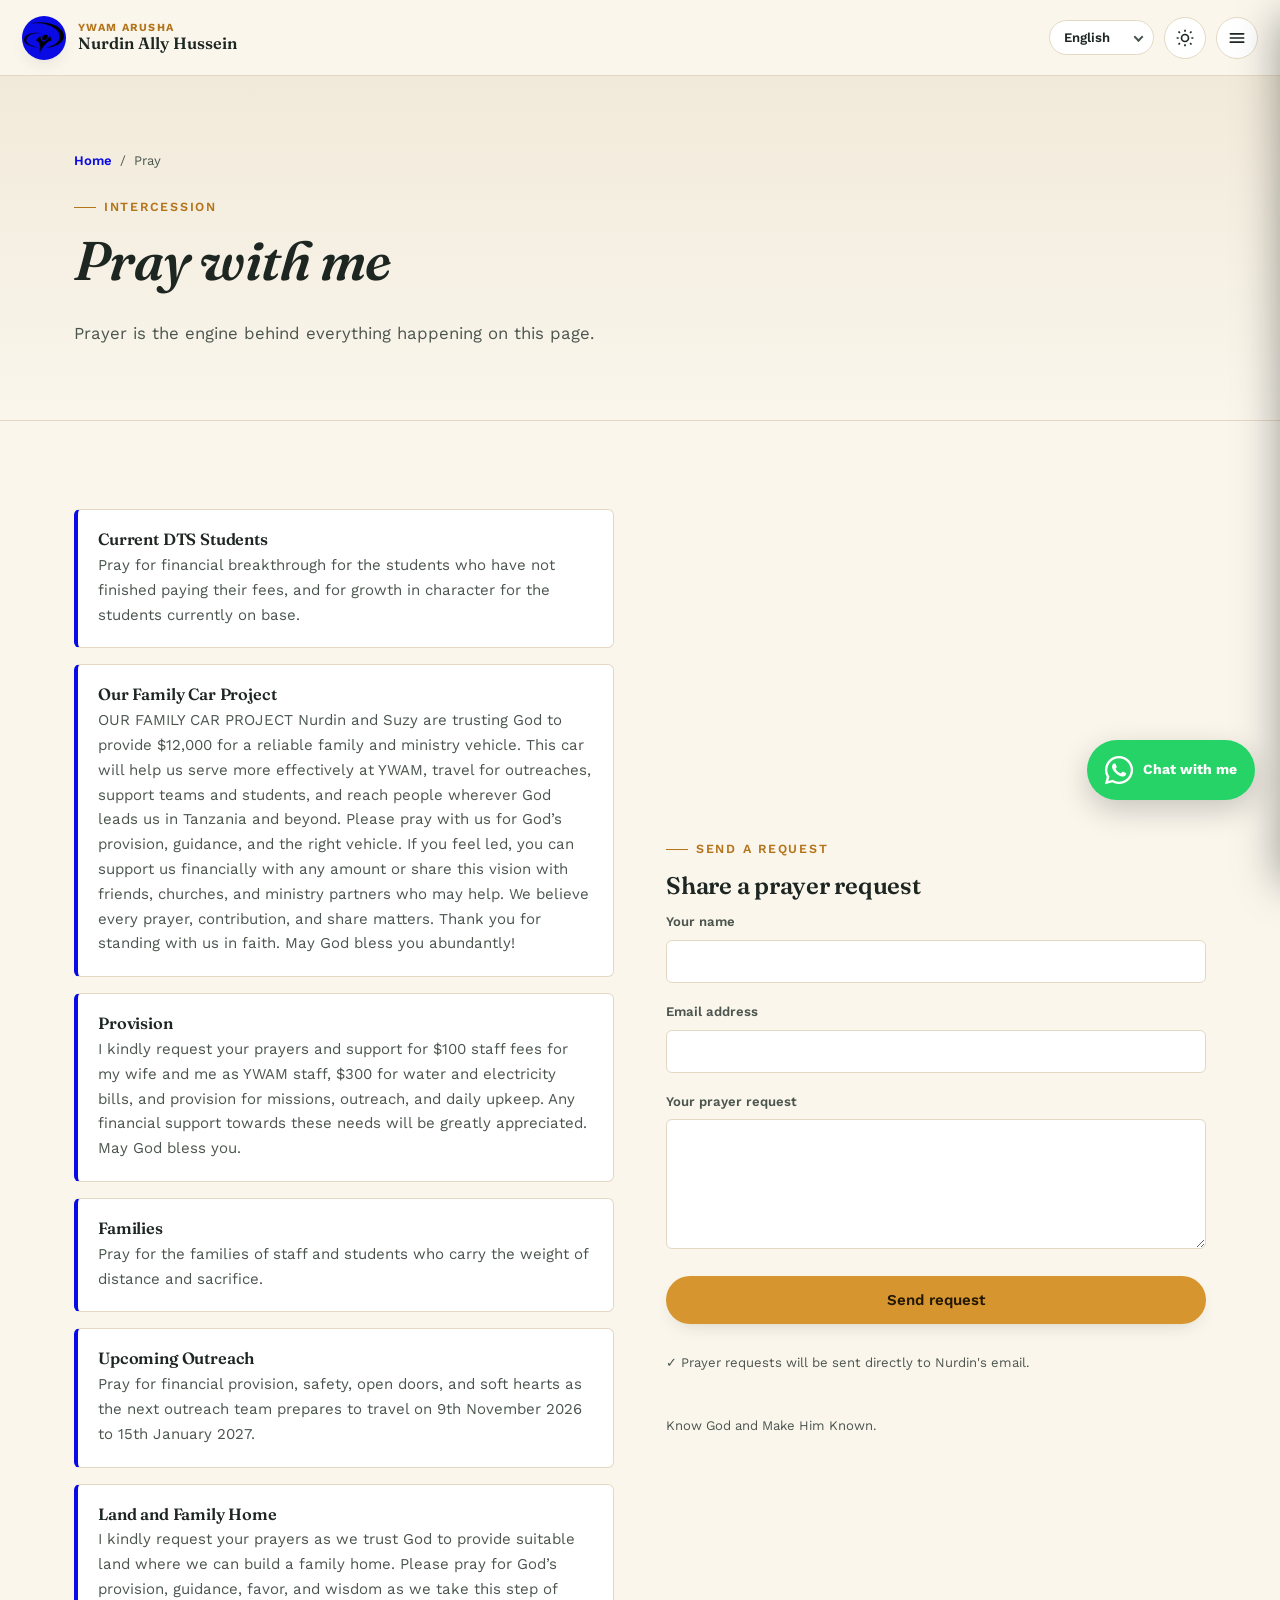
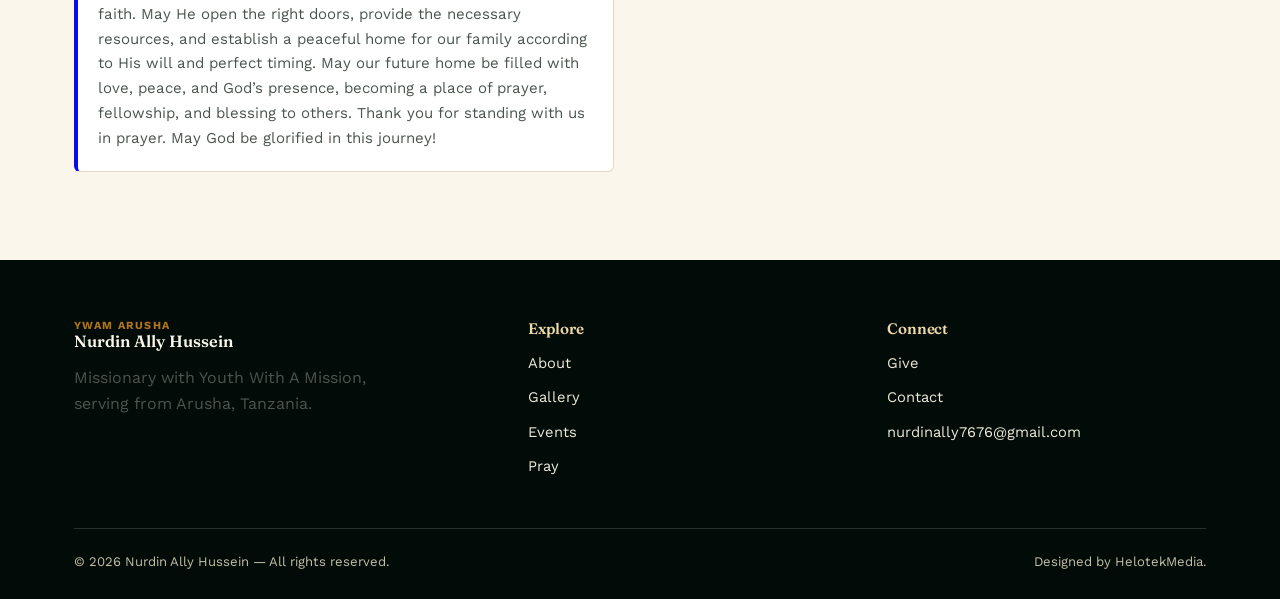
<file: pray.html>
<!DOCTYPE html>
<html lang="en">
<head>
<meta charset="UTF-8" />
<meta name="viewport" content="width=device-width, initial-scale=1.0" />
<title>Pray | Nurdin Ally Hussein — YWAM Arusha</title>
<meta name="description" content="Current prayer points and a form to send a prayer request to Nurdin Ally Hussein." />
<link rel="icon" href="data:image/svg+xml,<svg xmlns=%22http://www.w3.org/2000/svg%22 viewBox=%220 0 100 100%22><circle cx=%2250%22 cy=%2250%22 r=%2248%22 fill=%22%232F5D4F%22/></svg>">
<link
    rel="stylesheet"
    href="https://cdnjs.cloudflare.com/ajax/libs/font-awesome/6.5.2/css/all.min.css"
/>
<link rel="stylesheet" href="css/style.css" />
</head>
<body data-page="pray">
<a href="#main" class="skip-link">Skip to content</a>

<header class="topbar">
  <div class="topbar__brand">
    <div class="topbar__logo">
    <img src="images/logo-main.png" alt="YWAM Logo">
</div>
    <div class="topbar__brandtext">
      <span class="topbar__org" data-i18n="meta.org">YWAM Arusha</span>
      <span class="topbar__name">Nurdin Ally Hussein</span>
    </div>
  </div>
  <div class="topbar__actions">
    <div class="langselect">
      <select data-lang-select aria-label="Choose language">
        <option value="en">English</option>
        <option value="sw">Kiswahili</option>
        <option value="fr">Français</option>
        <option value="de">Deutsch</option>
        <option value="ko">한국어</option>
      </select>
    </div>
    <button class="iconbtn" data-theme-toggle type="button" aria-label="Toggle dark mode" aria-pressed="false">
      <svg class="icon-sun" viewBox="0 0 24 24" fill="none" stroke="currentColor" stroke-width="2"><circle cx="12" cy="12" r="4.2"/><path d="M12 2v2.4M12 19.6V22M4.2 4.2l1.7 1.7M18.1 18.1l1.7 1.7M2 12h2.4M19.6 12H22M4.2 19.8l1.7-1.7M18.1 5.9l1.7-1.7"/></svg>
      <svg class="icon-moon" viewBox="0 0 24 24" fill="none" stroke="currentColor" stroke-width="2"><path d="M20 14.5A8.5 8.5 0 1 1 9.5 4a6.8 6.8 0 0 0 10.5 10.5Z"/></svg>
    </button>
    <button class="iconbtn" data-drawer-open type="button" aria-label="Open menu">
      <svg viewBox="0 0 24 24" fill="none" stroke="currentColor" stroke-width="2" stroke-linecap="round"><path d="M4 7h16M4 12h16M4 17h16"/></svg>
    </button>
  </div>
</header>

<div class="overlay" data-overlay></div>
<nav class="drawer" data-drawer aria-label="Site navigation">
  <div class="drawer__head">
    <div class="topbar__brandtext">
      <span class="topbar__org" data-i18n="meta.org">YWAM Arusha</span>
      <span class="topbar__name">Nurdin Ally Hussein</span>
    </div>
    <button class="drawer__close" data-drawer-close type="button" aria-label="Close menu">
      <svg viewBox="0 0 24 24" fill="none" stroke="currentColor" stroke-width="2" stroke-linecap="round"><path d="M6 6l12 12M18 6L6 18"/></svg>
    </button>
  </div>
  <ul class="drawer__nav">
    <li><a href="index.html" data-nav-link="home"><span class="num">01</span><span data-i18n="nav.home">Home</span></a></li>
    <li><a href="about.html" data-nav-link="about"><span class="num">02</span><span data-i18n="nav.about">About</span></a></li>
    <li><a href="portfolio.html" data-nav-link="portfolio"><span class="num">03</span><span data-i18n="nav.portfolio">Gallery</span></a></li>
    <li><a href="events.html" data-nav-link="events"><span class="num">04</span><span data-i18n="nav.events">Events</span></a></li>
    <li><a href="pray.html" data-nav-link="pray"><span class="num">05</span><span data-i18n="nav.pray">Pray</span></a></li>
    <li><a href="give.html" data-nav-link="give"><span class="num">06</span><span data-i18n="nav.give">Give</span></a></li>
    <li><a href="contact.html" data-nav-link="contact"><span class="num">07</span><span data-i18n="nav.contact">Contact</span></a></li>
  </ul>
  <div class="drawer__foot">
    <p data-i18n="drawer.tagline">Youth With A Mission — Arusha, Tanzania</p>
    <div class="drawer__social">
      <a href="#" aria-label="Facebook"><svg viewBox="0 0 24 24" fill="none" stroke="currentColor" stroke-width="2"><path d="M15 8h-2a2 2 0 0 0-2 2v10M8 14h6"/></svg></a>
      <a href="#" aria-label="Instagram"><svg viewBox="0 0 24 24" fill="none" stroke="currentColor" stroke-width="2"><rect x="4" y="4" width="16" height="16" rx="4"/><circle cx="12" cy="12" r="3.5"/></svg></a>
      <a href="#" aria-label="YouTube"><svg viewBox="0 0 24 24" fill="none" stroke="currentColor" stroke-width="2"><rect x="3" y="6" width="18" height="12" rx="3"/><path d="M11 10l4 2-4 2z"/></svg></a>
    </div>
  </div>
</nav>

<main id="main">

  <section class="pagehero">
    <div class="container">
      <p class="crumbs"><a href="index.html" data-i18n="nav.home">Home</a> / <span data-i18n="nav.pray">Pray</span></p>
      <p class="eyebrow" data-i18n="pray.eyebrow">Intercession</p>
      <h1 data-i18n="pray.title">Pray with me</h1>
      <p class="lede" data-i18n="pray.lede">Prayer is the engine behind everything happening on this page.</p>
    </div>
  </section>

  <section class="section">
    <div class="container grid-2">
      <div class="prayer-list">
        <div class="prayer-item">
          <div>
            <h4 data-i18n="pray.p1.title">Current DTS Students</h4>
            <p data-i18n="pray.p1.body">Pray for financial breakthrough for the students who have not finished paying their fees, and for growth in character for the students currently on base.</p>
          </div>
        </div>
        <div class="prayer-item">
          <div>
            <h4 data-i18n="pray.p2.title">Our Family Car Project</h4>
            <p data-i18n="pray.p2.body">OUR FAMILY CAR PROJECT 
Nurdin and Suzy are trusting God to provide $12,000 for a reliable family and ministry vehicle. This car will help us serve more effectively at YWAM, travel for outreaches, support teams and students, and reach people wherever God leads us in Tanzania and beyond.
Please pray with us for God’s provision, guidance, and the right vehicle. If you feel led, you can support us financially with any amount or share this vision with friends, churches, and ministry partners who may help.

We believe every prayer, contribution, and share matters.
Thank you for standing with us in faith. May God bless you abundantly!</p>
          </div>
        </div>
        <div class="prayer-item">
          <div>
            <h4 data-i18n="pray.p3.title">Provision</h4>
            <p data-i18n="pray.p3.body">I kindly request your prayers and support for $100 staff fees for my wife and me as YWAM staff, $300 for water and electricity bills, and provision for missions, outreach, and daily upkeep. Any financial support towards these needs will be greatly appreciated. May God bless you.</p>
          </div>
        </div>
        <div class="prayer-item">
          <div>
            <h4 data-i18n="pray.p4.title">Families</h4>
            <p data-i18n="pray.p4.body">Pray for the families of staff and students who carry the weight of distance and sacrifice.</p>
          </div>
        </div>
        <div class="prayer-item">
          <div>
            <h4 data-i18n="pray.p5.title">Upcoming Outreach</h4>
            <p data-i18n="pray.p5.body">Pray for financial provision, safety, open doors, and soft hearts as the next outreach team prepares to travel on 9th November 2026 to 15th January 2027.</p>
          </div>
        </div>
         <div class="prayer-item">
          <div>
            <h4 data-i18n="pray.p6.title">Land and Family Home</h4>
            <p data-i18n="pray.p6.body">                                                                                                                                                                                                                       I kindly request your prayers as we trust God to provide suitable land where we can build a family home. Please pray for God’s provision, guidance, favor, and wisdom as we take this step of faith. May He open the right doors, provide the necessary resources, and establish a peaceful home for our family according to His will and perfect timing. May our future home be filled with love, peace, and God’s presence, becoming a place of prayer, fellowship, and blessing to others.

Thank you for standing with us in prayer. May God be glorified in this journey!</p>
          </div>
        </div>
      </div>

      <div>
        <p class="eyebrow" data-i18n="pray.form.eyebrow">Send a Request</p>
        <h2 data-i18n="pray.form.title">Share a prayer request</h2>
        <form
    class="form-grid"action="https://formspree.io/f/xnpagrek" method="POST"
    >
          <div class="field">
            <label for="pray-name" data-i18n="pray.form.name">Your name</label>
            <input id="pray-name" type="text" name="name" required />
          </div>
          <div class="field">
            <label for="pray-email" data-i18n="pray.form.email">Email address</label>
            <input id="pray-email" type="email" name="email" required />
          </div>
          <div class="field">
            <label for="pray-request" data-i18n="pray.form.request">Your prayer request</label>
            <textarea id="pray-request" name="request" required></textarea>
          </div>
          <button type="submit" class="btn btn-primary btn-block" data-i18n="pray.form.submit">Send request</button>
          <p class="form-note">✓ Prayer requests will be sent directly to Nurdin's email.</p>
          <p class="form-note" data-i18n="pray.form.note">Know God and Make Him Known.</p>
        </form>
      </div>
    </div>
  </section>

</main>

<footer class="sitefooter">
  <div class="container">
    <div class="footer-grid">
      <div>
        <div class="topbar__brandtext" style="margin-bottom:14px;">
          <span class="topbar__org" data-i18n="meta.org">YWAM Arusha</span>
          <span class="topbar__name" style="color:#FBF6EA;">Nurdin Ally Hussein</span>
        </div>
        <p data-i18n="footer.about" style="max-width:340px;">Missionary with Youth With A Mission, serving from Arusha, Tanzania.</p>
      </div>
      <div>
        <h4 data-i18n="footer.explore">Explore</h4>
        <ul>
          <li><a href="about.html" data-i18n="nav.about">About</a></li>
          <li><a href="portfolio.html" data-i18n="nav.portfolio">Gallery</a></li>
          <li><a href="events.html" data-i18n="nav.events">Events</a></li>
          <li><a href="pray.html" data-i18n="nav.pray">Pray</a></li>
        </ul>
      </div>
      <div>
        <h4 data-i18n="footer.connect">Connect</h4>
        <ul>
          <li><a href="give.html" data-i18n="nav.give">Give</a></li>
          <li><a href="contact.html" data-i18n="nav.contact">Contact</a></li>
          <li><a href="mailto:nurdinally7676@gmail.com">nurdinally7676@gmail.com</a></li>
        </ul>
      </div>
    </div>
    <div class="footer-bottom">
      <span>&copy; <span data-year>2026</span> Nurdin Ally Hussein — <span data-i18n="footer.rights">All rights reserved.</span></span>
      <span data-i18n="footer.made">Designed by HelotekMedia.</span>
    </div>
  </div>
</footer>

<script src="js/translations.js"></script>
<script src="js/main.js"></script>

<a
    href="https://wa.me/255694170423?text=Hello%20Nurdin%20Ally%20Hussein.%20I%20would%20like%20to%20learn%20more%20about%20your%20mission."
    class="whatsapp-float"
    target="_blank"
    aria-label="Chat on WhatsApp"
>
    <i class="fa-brands fa-whatsapp"></i>

    <span class="whatsapp-text">
        Chat with me
    </span>
</a>

<script>
(function(){if(!window.chatbase||window.chatbase("getState")!=="initialized"){window.chatbase=(...arguments)=>{if(!window.chatbase.q){window.chatbase.q=[]}window.chatbase.q.push(arguments)};window.chatbase=new Proxy(window.chatbase,{get(target,prop){if(prop==="q"){return target.q}return(...args)=>target(prop,...args)}})}const onLoad=function(){const script=document.createElement("script");script.src="https://www.chatbase.co/embed.min.js";script.id="O1oqL0hV6N9e6ApIXFQsH";script.domain="www.chatbase.co";document.body.appendChild(script)};if(document.readyState==="complete"){onLoad()}else{window.addEventListener("load",onLoad)}})();
</script>

</body>
</html>
</file>
<file: css/style.css>
/* =========================================================
   Nurdin Ally Husin — YWAM Arusha
   Design tokens: dawn-over-Meru palette, Fraunces + Work Sans
   Signature element: Mt Meru ridge-line divider & sunrise arc
   ========================================================= */

@import url('https://fonts.googleapis.com/css2?family=Fraunces:ital,opsz,wght@0,9..144,300;0,9..144,400;0,9..144,500;0,9..144,600;0,9..144,700;1,9..144,400;1,9..144,500&family=Work+Sans:wght@300;400;500;600;700&display=swap');

:root{
  /* --- color tokens (light / "daybreak") --- */
  --color-bg:            #FAF6EC;
  --color-bg-soft:       #F1EADA;
  --color-surface:       #FFFFFF;
  --color-ink:           #1E2622;
  --color-ink-soft:      #4B554E;
  --color-border:        #E3D9C3;

  --accent-gold:         #D6952E;
  --accent-gold-deep:    #B4741A;
  --accent-forest:       #0a0ae4;
  --accent-forest-deep:  #010c09;
  --accent-sky:          #3B6E8F;
  --accent-clay:         #A9532F;

  --shadow-soft: 0 12px 30px -12px rgba(30,38,34,0.18);
  --shadow-card: 0 8px 20px -10px rgba(30,38,34,0.22);

  --font-display: 'Fraunces', 'Georgia', serif;
  --font-body: 'Work Sans', -apple-system, BlinkMacSystemFont, 'Segoe UI', sans-serif;

  --radius-sm: 6px;
  --radius-md: 14px;
  --radius-lg: 28px;

  --nav-height: 76px;
  --drawer-width: 320px;

  color-scheme: light;
}

html.dark{
  --color-bg:            #10171A;
  --color-bg-soft:       #16201F;
  --color-surface:       #1B2523;
  --color-ink:           #EDE9DC;
  --color-ink-soft:      #B7C0B7;
  --color-border:        #2B3532;

  --accent-gold:         #E6A83D;
  --accent-gold-deep:    #F0BE63;
  --accent-forest:       #6FA98F;
  --accent-forest-deep:  #8FC3AA;
  --accent-sky:          #6FA0BE;
  --accent-clay:         #CB7C55;

  --shadow-soft: 0 16px 34px -14px rgba(0,0,0,0.55);
  --shadow-card: 0 10px 22px -12px rgba(0,0,0,0.55);

  color-scheme: dark;
}

*,*::before,*::after{ box-sizing:border-box; }
html{ scroll-behavior:smooth; }
body{
  margin:0;
  background:var(--color-bg);
  color:var(--color-ink);
  font-family:var(--font-body);
  font-size:16px;
  line-height:1.65;
  -webkit-font-smoothing:antialiased;
  transition:background .35s ease, color .35s ease;
  overflow-x:hidden;
}
img{ max-width:100%; display:block; }
a{ color:inherit; text-decoration:none; }
h1,h2,h3,h4{
  font-family:var(--font-display);
  font-weight:600;
  line-height:1.15;
  margin:0 0 .5em;
  letter-spacing:-0.01em;
}
p{ margin:0 0 1em; color:var(--color-ink-soft); }
ul{ margin:0; padding:0; list-style:none; }
button{ font-family:inherit; cursor:pointer; }
input,textarea,select{ font-family:inherit; }

:focus-visible{
  outline:3px solid var(--accent-gold);
  outline-offset:3px;
  border-radius:4px;
}

.container{
  width:100%;
  max-width:1180px;
  margin:0 auto;
  padding:0 24px;
}

.eyebrow{
  display:inline-flex;
  align-items:center;
  gap:8px;
  font-family:var(--font-body);
  font-size:.78rem;
  font-weight:600;
  letter-spacing:.14em;
  text-transform:uppercase;
  color:var(--accent-gold-deep);
}
.eyebrow::before{
  content:"";
  width:22px; height:1px;
  background:var(--accent-gold-deep);
  display:inline-block;
}

/* =========================================================
   Ridge-line signature motif (Mt Meru silhouette)
   Used as a section divider throughout the site
   ========================================================= */
.ridge-divider{
  width:100%;
  height:64px;
  display:block;
  color:var(--color-bg-soft);
  transition:color .35s ease;
}
.ridge-divider path{ fill:currentColor; }
.ridge-divider.flip{ transform:scaleY(-1); }

/* =========================================================
   Top bar
   ========================================================= */
.topbar{
  position:sticky;
  top:0;
  z-index:40;
  height:var(--nav-height);
  display:flex;
  align-items:center;
  justify-content:space-between;
  padding:0 22px;
  background:color-mix(in srgb, var(--color-bg) 88%, transparent);
  backdrop-filter:blur(10px);
  border-bottom:1px solid var(--color-border);
}
.topbar__brand{
  display:flex;
  align-items:center;
  gap:12px;
  min-width:0;
}
.topbar__logo{
  width:44px; height:44px;
  border-radius:50%;
  background:var(--accent-forest);
  display:flex; align-items:center; justify-content:center;
  flex:none;
  box-shadow:var(--shadow-card);
}
.topbar__logo img{
    width:100%;
    height:100%;
    object-fit:contain;
}
.topbar__brandtext{
  display:flex;
  flex-direction:column;
  line-height:1.15;
  min-width:0;
}
.topbar__org{
  font-size:.68rem;
  font-weight:700;
  letter-spacing:.12em;
  text-transform:uppercase;
  color:var(--accent-gold-deep);
}
.topbar__name{
  font-family:var(--font-display);
  font-size:1.02rem;
  font-weight:600;
  white-space:nowrap;
  overflow:hidden;
  text-overflow:ellipsis;
}
.topbar__actions{
  display:flex;
  align-items:center;
  gap:10px;
}
.iconbtn{
  width:42px; height:42px;
  border-radius:50%;
  border:1px solid var(--color-border);
  background:var(--color-surface);
  display:flex; align-items:center; justify-content:center;
  color:var(--color-ink);
  transition:background .2s ease, transform .2s ease;
}
.iconbtn:hover{ background:var(--color-bg-soft); transform:translateY(-1px); }
.iconbtn svg{ width:20px; height:20px; }
.iconbtn .icon-moon{ display:none; }
html.dark .iconbtn .icon-sun{ display:none; }
html.dark .iconbtn .icon-moon{ display:block; }

.langselect{
  position:relative;
}
.langselect select{
  appearance:none;
  background:var(--color-surface);
  border:1px solid var(--color-border);
  color:var(--color-ink);
  padding:9px 30px 9px 14px;
  border-radius:999px;
  font-size:.82rem;
  font-weight:600;
}
.langselect::after{
  content:"";
  position:absolute;
  right:12px; top:50%;
  width:7px; height:7px;
  border-right:2px solid var(--color-ink-soft);
  border-bottom:2px solid var(--color-ink-soft);
  transform:translateY(-65%) rotate(45deg);
  pointer-events:none;
}

/* =========================================================
   Side drawer navigation
   ========================================================= */
.overlay{
  position:fixed; inset:0;
  background:rgba(16,23,26,.55);
  opacity:0; pointer-events:none;
  transition:opacity .3s ease;
  z-index:45;
}
.overlay.is-open{ opacity:1; pointer-events:auto; }

.drawer{
  position:fixed;
  top:0; bottom:0; right:0;
  width:min(var(--drawer-width), 86vw);
  background:var(--color-surface);
  z-index:50;
  transform:translateX(100%);
  transition:transform .38s cubic-bezier(.2,.9,.25,1);
  display:flex;
  flex-direction:column;
  box-shadow:-18px 0 40px -16px rgba(0,0,0,.35);
}
.drawer.is-open{ transform:translateX(0); }

.drawer__head{
  display:flex; align-items:center; justify-content:space-between;
  padding:20px 22px;
  border-bottom:1px solid var(--color-border);
}
.drawer__close{
  width:38px; height:38px;
  border-radius:50%;
  border:1px solid var(--color-border);
  background:transparent;
  display:flex; align-items:center; justify-content:center;
  color:var(--color-ink);
}
.drawer__nav{
  padding:14px 10px;
  overflow-y:auto;
  flex:1;
}
.drawer__nav a{
  display:flex;
  align-items:baseline;
  gap:12px;
  padding:14px 16px;
  border-radius:var(--radius-sm);
  font-family:var(--font-display);
  font-size:1.15rem;
  font-weight:500;
  color:var(--color-ink);
  transition:background .2s ease, color .2s ease, padding-left .2s ease;
}
.drawer__nav a .num{
  font-family:var(--font-body);
  font-size:.72rem;
  color:var(--accent-gold-deep);
  font-weight:700;
}
.drawer__nav a:hover,
.drawer__nav a.active{
  background:var(--color-bg-soft);
  padding-left:22px;
}
.drawer__nav a.active{ color:var(--accent-forest); }
.drawer__foot{
  padding:20px 22px 26px;
  border-top:1px solid var(--color-border);
  font-size:.85rem;
  color:var(--color-ink-soft);
}
.drawer__social{
  display:flex; gap:10px; margin-top:12px;
}
.drawer__social a{
  width:36px; height:36px;
  border-radius:50%;
  border:1px solid var(--color-border);
  display:flex; align-items:center; justify-content:center;
}
.drawer__social svg{ width:16px; height:16px; }

/* =========================================================
   Hero (home)
   ========================================================= */
.hero{
  position:relative;
  min-height:88vh;
  display:flex;
  align-items:flex-end;
  overflow:hidden;
  background:var(--accent-forest-deep);
}
.hero__slider{
  position:absolute; inset:0;
}
.hero__slide {
  position: absolute;
  inset: 0;
  opacity: 0;
  transition: opacity 0.8s ease;
}

.hero__slide.is-active {
  opacity: 1;
}

.hero__image {
  width: 100%;
  height: 100%;
  object-fit: cover;
  display: block;
}
.hero__scrim{
  position:absolute; inset:0;
  background:
    linear-gradient(180deg, rgba(16,23,20,.15) 0%, rgba(16,23,20,.35) 45%, rgba(13,18,16,.86) 100%);
  z-index:1;
}
.hero__sun{
  position:absolute;
  left:50%; top:18%;
  width:340px; height:340px;
  transform:translateX(-50%);
  border-radius:50%;
  background:radial-gradient(circle, rgba(230,168,61,.55) 0%, rgba(230,168,61,0) 70%);
  z-index:1;
  pointer-events:none;
}
.hero__content{
  position:relative;
  z-index:2;
  width:100%;
  padding:120px 24px 74px;
  text-align:center;
  color:#FBF6EA;
}
.hero__welcome{
  font-size:.9rem;
  letter-spacing:.16em;
  text-transform:uppercase;
  font-weight:600;
  color:#F0D8A6;
  margin-bottom:10px;
}
.hero__name{
  font-family:var(--font-display);
  font-size:clamp(1.7rem, 4vw, 2.6rem);
  font-weight:500;
  margin-bottom:22px;
  color:#FBF6EA;
}
.hero__title{
  font-family:var(--font-display);
  font-weight:600;
  font-style:italic;
  font-size:clamp(2.5rem, 7vw, 5.2rem);
  max-width:900px;
  margin:0 auto 26px;
  color:#FFFDF6;
  text-shadow:0 6px 30px rgba(0,0,0,.35);
}
.hero__sub{
  max-width:560px;
  margin:0 auto 34px;
  color:#E7E1CF;
  font-size:1.02rem;
}
.hero__ctas{
  display:flex; gap:14px; justify-content:center; flex-wrap:wrap;
}
.hero__dots{
  position:absolute;
  bottom:28px; left:50%;
  transform:translateX(-50%);
  z-index:3;
  display:flex; gap:9px;
}
.hero__dots button{
  width:9px; height:9px;
  border-radius:50%;
  border:1px solid rgba(255,255,255,.7);
  background:transparent;
  padding:0;
}
.hero__dots button.is-active{ background:var(--accent-gold); border-color:var(--accent-gold); }
.hero__arrows{ position:absolute; inset:0; z-index:3; pointer-events:none; }
.hero__arrow{
  position:absolute; top:50%; transform:translateY(-50%);
  pointer-events:auto;
  width:46px; height:46px;
  border-radius:50%;
  border:1px solid rgba(255,255,255,.5);
  background:rgba(16,23,20,.25);
  color:#fff;
  display:flex; align-items:center; justify-content:center;
}
.hero__arrow.prev{ left:20px; }
.hero__arrow.next{ right:20px; }

/* placeholder photo blocks (swap with real <img> later) */
.ph{
  position:relative;
  display:flex; align-items:flex-end;
  background:linear-gradient(150deg, var(--accent-forest) 0%, var(--accent-forest-deep) 55%, #12211C 100%);
}
.ph--1{ background:linear-gradient(150deg,#3A6A57 0%,#1E4237 60%,#0F1E19 100%); }
.ph--2{ background:linear-gradient(150deg,#4A7A62 0%,#2F5D4F 55%,#12241E 100%); }
.ph--3{ background:linear-gradient(150deg,#5C8B6B 0%,#274B3E 60%,#0F1E19 100%); }
.ph__label{
  position:relative; z-index:2;
  margin:0 0 14px 18px;
  font-size:.72rem;
  letter-spacing:.08em;
  text-transform:uppercase;
  color:rgba(255,255,255,.75);
  border:1px solid rgba(255,255,255,.35);
  padding:6px 12px;
  border-radius:999px;
  background:rgba(0,0,0,.15);
}
.ph::after{
  content:"";
  position:absolute; inset:0;
  background:
    radial-gradient(circle at 20% 30%, rgba(255,255,255,.08), transparent 45%),
    radial-gradient(circle at 80% 75%, rgba(255,255,255,.06), transparent 40%);
}

/* =========================================================
   Buttons
   ========================================================= */
.btn{
  display:inline-flex;
  align-items:center;
  gap:9px;
  padding:14px 26px;
  border-radius:999px;
  font-weight:600;
  font-size:.94rem;
  border:1px solid transparent;
  transition:transform .2s ease, box-shadow .2s ease, background .2s ease;
}
.btn:hover{ transform:translateY(-2px); }
.btn-primary{
  background:var(--accent-gold);
  color:#241804;
  box-shadow:var(--shadow-card);
}
.btn-primary:hover{ background:var(--accent-gold-deep); }
.btn-ghost{
  background:rgba(255,255,255,.08);
  color:#fff;
  border-color:rgba(255,255,255,.45);
}
.btn-ghost:hover{ background:rgba(255,255,255,.18); }
.btn-outline{
  background:transparent;
  border-color:var(--accent-forest);
  color:var(--accent-forest);
}
html.dark .btn-outline{ color:var(--accent-forest-deep); border-color:var(--accent-forest-deep); }
.btn-outline:hover{ background:var(--accent-forest); color:#fff; }
.btn-block{ width:100%; justify-content:center; }

/* =========================================================
   Sections (shared)
   ========================================================= */
section{ position:relative; }
.section{ padding:88px 0; }
.section--soft{ background:var(--color-bg-soft); }
.section__head{
  max-width:640px;
  margin-bottom:48px;
}
.section__head.center{ margin-left:auto; margin-right:auto; text-align:center; }
.section__head h2{ font-size:clamp(1.8rem,3.4vw,2.6rem); }

/* Page hero (inner pages) */
.pagehero{
  padding:74px 0 56px;
  background:
    linear-gradient(180deg, var(--color-bg-soft), var(--color-bg));
  border-bottom:1px solid var(--color-border);
}
.pagehero h1{ font-size:clamp(2.2rem,5vw,3.4rem); font-style:italic; }
.pagehero .lede{ max-width:620px; font-size:1.05rem; }
.crumbs{
  display:flex; gap:8px; align-items:center;
  font-size:.82rem;
  color:var(--color-ink-soft);
  margin-bottom:18px;
}
.crumbs a{ color:var(--accent-forest); font-weight:600; }
html.dark .crumbs a{ color:var(--accent-forest-deep); }

/* Intro / grid columns */
.grid-2{ display:grid; grid-template-columns:1fr 1fr; gap:52px; align-items:center; }
.grid-3{ display:grid; grid-template-columns:repeat(3,1fr); gap:26px; }
.stat{
  padding:24px;
  background:var(--color-surface);
  border:1px solid var(--color-border);
  border-radius:var(--radius-md);
}
.stat b{
  display:block;
  font-family:var(--font-display);
  font-size:2.1rem;
  color:var(--accent-forest);
}
html.dark .stat b{ color:var(--accent-forest-deep); }
.stat span{ font-size:.85rem; color:var(--color-ink-soft); }

/* Cards (events / values / ministry) */
.card{
  background:var(--color-surface);
  border:1px solid var(--color-border);
  border-radius:var(--radius-md);
  padding:28px;
  box-shadow:var(--shadow-card);
  height:100%;
}
.card h3{ font-size:1.2rem; }
.card .tag{
  display:inline-block;
  font-size:.7rem;
  font-weight:700;
  letter-spacing:.08em;
  text-transform:uppercase;
  color:var(--accent-gold-deep);
  background:color-mix(in srgb, var(--accent-gold) 16%, transparent);
  padding:5px 11px;
  border-radius:999px;
  margin-bottom:14px;
}

/* Events list */
.event{
  display:flex;
  gap:22px;
  padding:24px 0;
  border-bottom:1px solid var(--color-border);
}
.event:last-child{ border-bottom:none; }
.event__date{
  flex:none;
  width:82px; height:82px;
  border-radius:var(--radius-sm);
  background:var(--accent-forest);
  color:#fff;
  display:flex; flex-direction:column; align-items:center; justify-content:center;
}
.event__date b{ font-family:var(--font-display); font-size:1.5rem; line-height:1; }
.event__date span{ font-size:.7rem; text-transform:uppercase; letter-spacing:.06em; }
.event__body h3{ margin-bottom:6px; font-size:1.15rem; }
.event__meta{
  display:flex; gap:16px; flex-wrap:wrap;
  font-size:.85rem; color:var(--color-ink-soft);
  margin-bottom:8px;
}
.event__meta span{ display:inline-flex; align-items:center; gap:6px; }

/* Prayer points */
.prayer-list{ display:grid; gap:16px; }
.prayer-item{
  display:flex; gap:16px;
  padding:20px;
  background:var(--color-surface);
  border:1px solid var(--color-border);
  border-left:4px solid var(--accent-forest);
  border-radius:var(--radius-sm);
}
.prayer-item h4{ margin-bottom:4px; font-size:1.02rem; }
.prayer-item p{ margin:0; font-size:.94rem; }

/* Give */
.give-grid{ display:grid; grid-template-columns:repeat(3,1fr); gap:22px; }
.give-method{
  padding:26px;
  border-radius:var(--radius-md);
  background:var(--color-surface);
  border:1px solid var(--color-border);
  text-align:center;
}
.give-method .icon{
  width:54px; height:54px; margin:0 auto 16px;
  border-radius:50%;
  background:var(--color-bg-soft);
  display:flex; align-items:center; justify-content:center;
}
.give-method .icon svg{ width:26px; height:26px; color:var(--accent-forest); }
.give-method dl{ margin:14px 0 0; text-align:left; font-size:.88rem; }
.give-method dt{ font-weight:600; color:var(--color-ink); margin-top:8px; }
.give-method dd{ margin:0; color:var(--color-ink-soft); }

/* Forms */
.form-grid{ display:grid; gap:18px; }
.form-row{ display:grid; grid-template-columns:1fr 1fr; gap:18px; }
.field label{
  display:block;
  font-size:.82rem;
  font-weight:600;
  margin-bottom:7px;
  color:var(--color-ink-soft);
}
.field input,
.field textarea,
.field select{
  width:100%;
  padding:13px 15px;
  border-radius:var(--radius-sm);
  border:1px solid var(--color-border);
  background:var(--color-surface);
  color:var(--color-ink);
}
.field textarea{ resize:vertical; min-height:130px; }
.form-note{
  font-size:.82rem;
  color:var(--color-ink-soft);
  margin-top:10px;
}

/* Map */
.map-wrap{
  border-radius:var(--radius-md);
  overflow:hidden;
  border:1px solid var(--color-border);
  box-shadow:var(--shadow-card);
}
.map-wrap iframe{ width:100%; height:380px; border:0; display:block; }
.map-caption{
  display:flex; align-items:center; gap:10px;
  padding:16px 18px;
  background:var(--color-surface);
  font-size:.9rem;
}
.map-caption svg{ width:18px; height:18px; color:var(--accent-clay); flex:none; }

/* Contact info list */
.info-list{ display:grid; gap:18px; }
.info-list li{
  display:flex; gap:14px; align-items:flex-start;
  font-size:.95rem;
}
.info-list .ico{
  width:38px; height:38px; flex:none;
  border-radius:50%;
  background:var(--color-bg-soft);
  display:flex; align-items:center; justify-content:center;
}
.info-list .ico svg{ width:18px; height:18px; color:var(--accent-forest); }

/* Footer */
.sitefooter{
  background:var(--accent-forest-deep);
  color:#EFE9D8;
  padding:60px 0 26px;
}
.sitefooter a{ color:#EFE9D8; }
.footer-grid{
  display:grid;
  grid-template-columns:1.3fr 1fr 1fr;
  gap:40px;
  margin-bottom:40px;
}
.footer-grid h4{ color:#F0D8A6; font-size:.95rem; margin-bottom:14px; }
.footer-grid li{ margin-bottom:10px; font-size:.92rem; color:#D9D2BC; }
.footer-bottom{
  border-top:1px solid rgba(255,255,255,.15);
  padding-top:22px;
  display:flex; justify-content:space-between; flex-wrap:wrap; gap:10px;
  font-size:.82rem; color:#C6BFA6;
}

/* Verse strip */
.verse{
  text-align:center;
  padding:70px 24px;
  background:var(--color-bg-soft);
}
.verse blockquote{
  font-family:var(--font-display);
  font-style:italic;
  font-size:clamp(1.3rem,2.6vw,1.9rem);
  max-width:760px;
  margin:0 auto 14px;
  color:var(--color-ink);
}
.verse cite{ font-size:.85rem; color:var(--accent-gold-deep); font-weight:600; }

/* Skip link */
.skip-link{
  position:absolute; left:-999px; top:0;
  background:var(--accent-gold); color:#241804;
  padding:10px 16px; z-index:100;
}
.skip-link:focus{ left:16px; top:16px; }

/* =========================================================
   Responsive
   ========================================================= */
@media (max-width: 920px){
  .grid-2{ grid-template-columns:1fr; gap:32px; }
  .grid-3{ grid-template-columns:1fr 1fr; }
  .footer-grid{ grid-template-columns:1fr 1fr; }
  .give-grid{ grid-template-columns:1fr; }
}
@media (max-width: 720px){
  .topbar__org{ display:none; }
  .form-row{ grid-template-columns:1fr; }
  .footer-grid{ grid-template-columns:1fr; }
  .grid-3{ grid-template-columns:1fr; }
  .hero__content{ padding:100px 18px 60px; }
  .hero{ min-height:94vh; }
  .event{ flex-direction:column; }
  .event__date{ width:66px; height:66px; }
}
@media (max-width: 480px){
  .container{ padding:0 18px; }
}

@media (prefers-reduced-motion: reduce){
  *{ animation-duration:.001ms !important; transition-duration:.001ms !important; }
  html{ scroll-behavior:auto; }
}

/* =========================================================
   Gallery + lightbox
   ========================================================= */
.gallery-filters{
  display:flex; flex-wrap:wrap; gap:10px; justify-content:center; margin-bottom:28px;
}
.filter-btn{
  font:inherit; font-size:.92rem; cursor:pointer;
  padding:9px 18px; border-radius:999px;
  border:1px solid var(--color-border); background:var(--color-surface); color:var(--color-ink);
  transition:background .2s, color .2s, border-color .2s;
}
.filter-btn:hover{ border-color:var(--accent-gold); }
.filter-btn.is-active{ background:var(--accent-gold); border-color:var(--accent-gold); color:#fff; }

.gallery{ column-count:3; column-gap:16px; }
.gallery__item{
  break-inside:avoid; margin:0 0 16px; border-radius:14px; overflow:hidden;
  background:var(--color-bg-soft); box-shadow:var(--shadow-card);
}
.gallery__item[hidden]{ display:none; }
.gallery__btn{
  display:block; width:100%; padding:0; border:0; background:none; cursor:zoom-in; position:relative;
}
.gallery__btn img{
  display:block; width:100%; height:auto; transition:transform .35s ease;
}
.gallery__btn:hover img{ transform:scale(1.04); }
.gallery__btn:focus-visible{ outline:3px solid var(--accent-gold); outline-offset:-3px; }
.gallery__item{ position:relative; }

.gallery-btn{ text-align:center; margin:36px 0 0; }
.gallery-btn[hidden]{ display:none; }

.gallery-links{ margin:60px 0 0; text-align:center; }
.gallery-links h3{ margin-bottom:6px; }
.gallery-links h4{ margin:0 0 18px; font-weight:400; color:var(--color-ink-soft); }
.gallery-links a{ display:block; margin:10px 0; text-decoration:none; }

.lightbox{
  position:fixed; inset:0; z-index:9999;
  background:rgba(8,10,10,.94);
  display:none; align-items:center; justify-content:center;
}
.lightbox.is-open{ display:flex; }
.lb-stage{ margin:0; max-width:100vw; padding:0 64px; display:flex; align-items:center; justify-content:center; }
.lb-stage img{
  max-width:min(92vw,1400px); max-height:80vh; object-fit:contain;
  border-radius:8px; box-shadow:0 20px 60px rgba(0,0,0,.6);
  user-select:none; -webkit-user-drag:none;
}
.lb-close,.lb-nav{
  position:absolute; border:0; cursor:pointer; color:#fff;
  background:rgba(255,255,255,.14); backdrop-filter:blur(4px);
  width:46px; height:46px; border-radius:50%; font-size:22px; line-height:1;
  display:flex; align-items:center; justify-content:center;
  transition:background .2s;
}
.lb-close:hover,.lb-nav:hover{ background:rgba(255,255,255,.28); }
.lb-close{ top:16px; right:16px; font-size:30px; }
.lb-nav{ top:50%; transform:translateY(-50%); }
.lb-prev{ left:14px; }
.lb-next{ right:14px; }
.lb-bar{
  position:absolute; left:0; right:0; bottom:18px;
  display:flex; align-items:center; justify-content:center; gap:20px; color:#fff; font-size:.95rem;
}
#downloadImage{
  background:#fff; color:#111; padding:9px 18px; border-radius:8px; text-decoration:none; font-weight:500;
}
body.lb-lock{ overflow:hidden; }

@media (max-width: 920px){ .gallery{ column-count:2; } }
@media (max-width: 560px){
  .gallery{ column-gap:10px; }
  .gallery__item{ margin-bottom:10px; border-radius:10px; }
  .lb-stage{ padding:0 8px; }
  .lb-stage img{ max-width:96vw; max-height:74vh; }
  .lb-nav{ width:40px; height:40px; top:auto; bottom:14px; transform:none; }
  .lb-prev{ left:14px; } .lb-next{ right:14px; }
  .lb-bar{ bottom:20px; }
}

.whatsapp-float {
    position: fixed;
    right: 25px;
    bottom: 100px;

    display: flex;
    align-items: center;
    gap: 10px;

    padding: 14px 18px;

    border-radius: 50px;

    background: #25d366;

    color: #ffffff;

    text-decoration: none;

    box-shadow: 0 10px 30px rgba(0, 0, 0, 0.2);

    z-index: 9999;

    transition: all 0.3s ease;
}

.whatsapp-float:hover {
    transform: translateY(-5px);
    box-shadow: 0 15px 40px rgba(0, 0, 0, 0.3);
}

.whatsapp-float i {
    font-size: 32px;
}

.whatsapp-text {
    font-size: 14px;
    font-weight: 700;
    white-space: nowrap;
}

@media (max-width: 768px) {
    .whatsapp-text {
        display: none;
    }

    .whatsapp-float {
        width: 65px;
        height: 65px;

        padding: 0;

        justify-content: center;

        border-radius: 50%;
    }

    .whatsapp-float i {
        font-size: 34px;
    }
}
/* hide floating chat buttons while the photo viewer is open */
body.lb-lock .whatsapp-float,
body.lb-lock #chatbase-bubble-button,
body.lb-lock #chatbase-message-bubbles{ display:none !important; }
</file>
